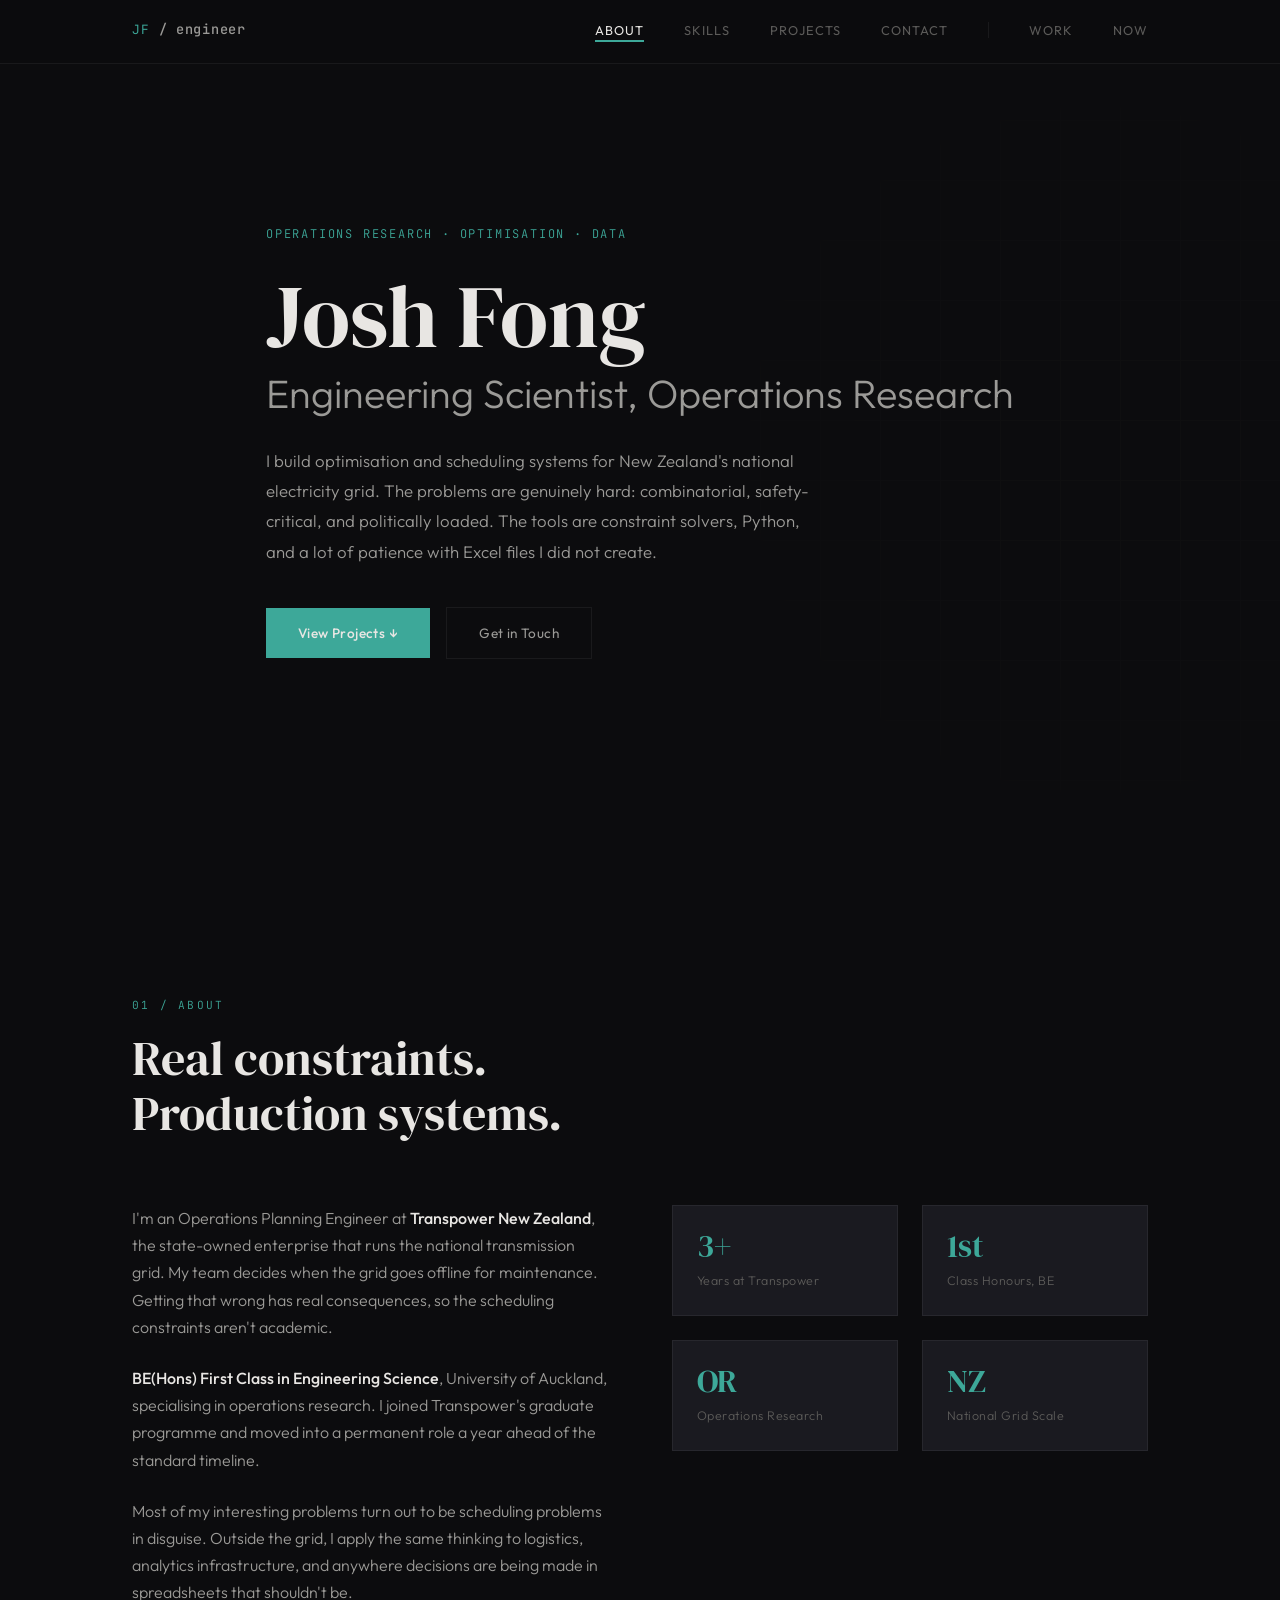
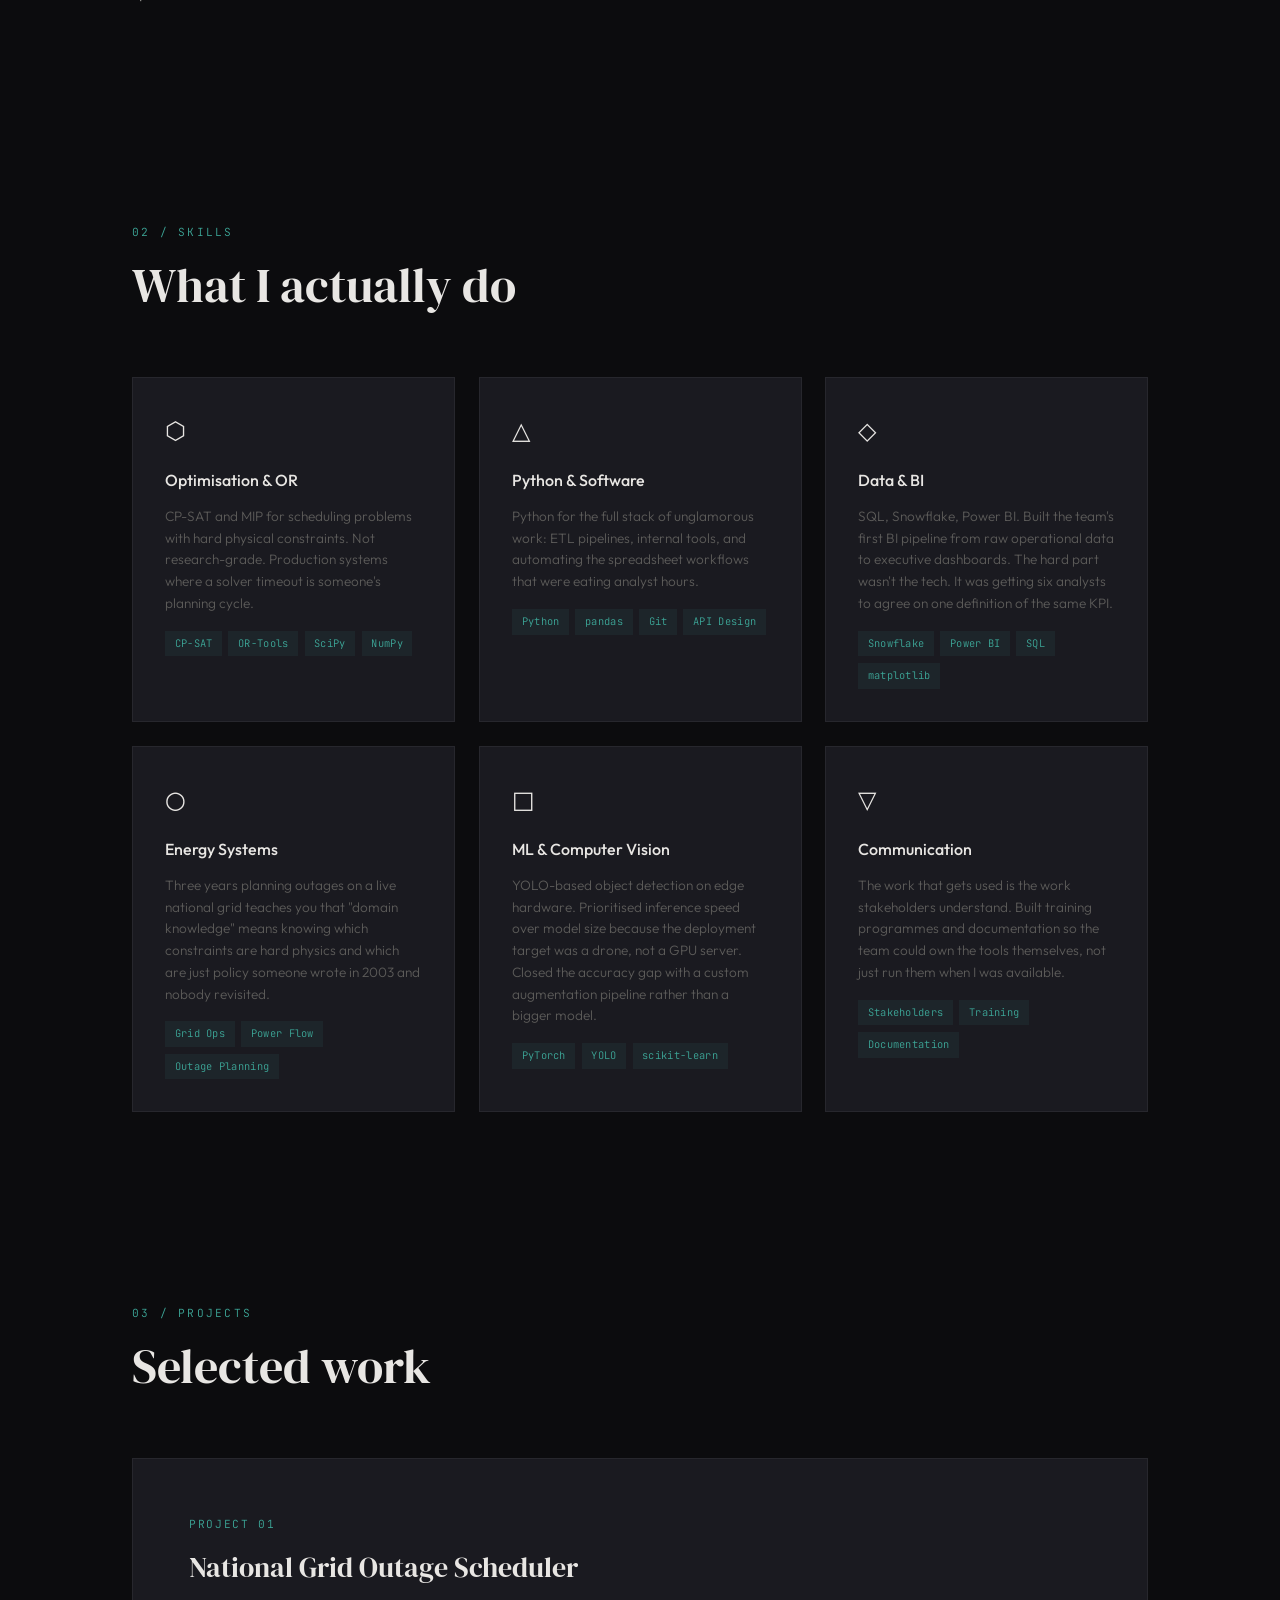
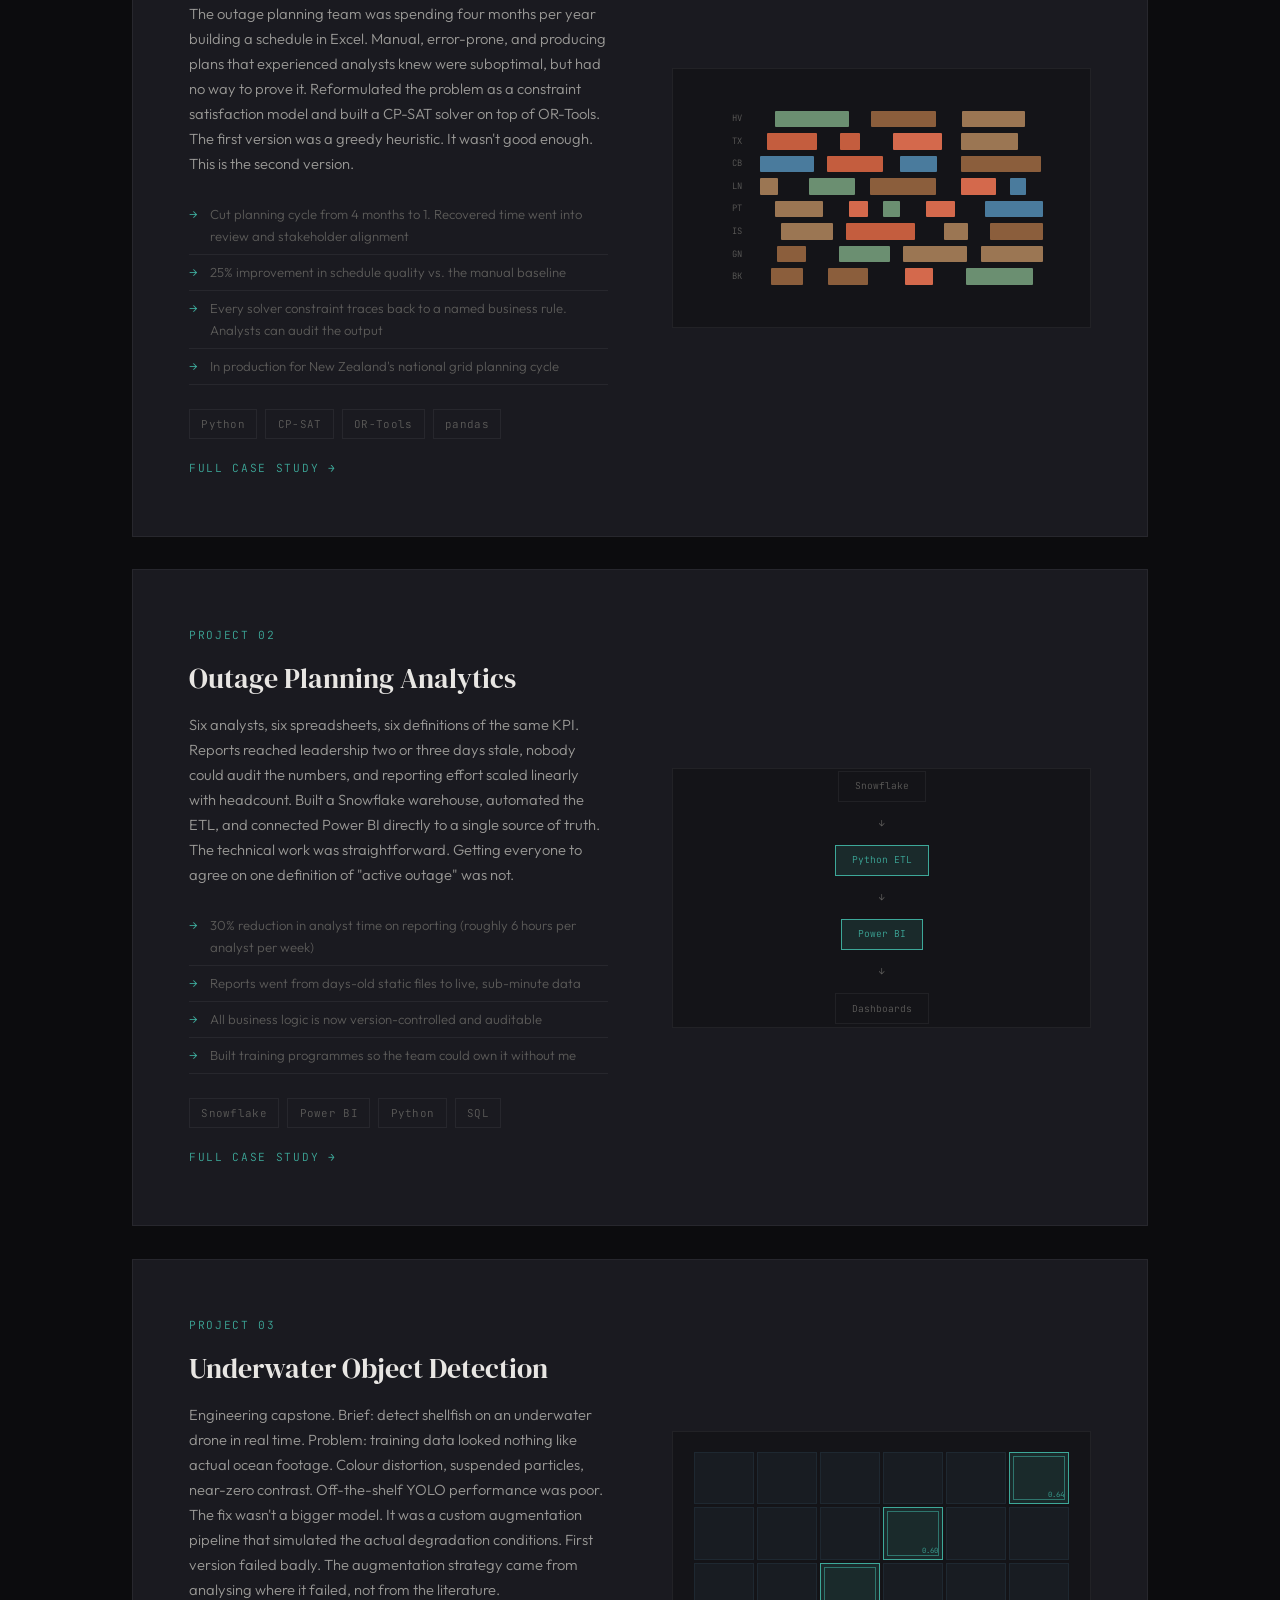
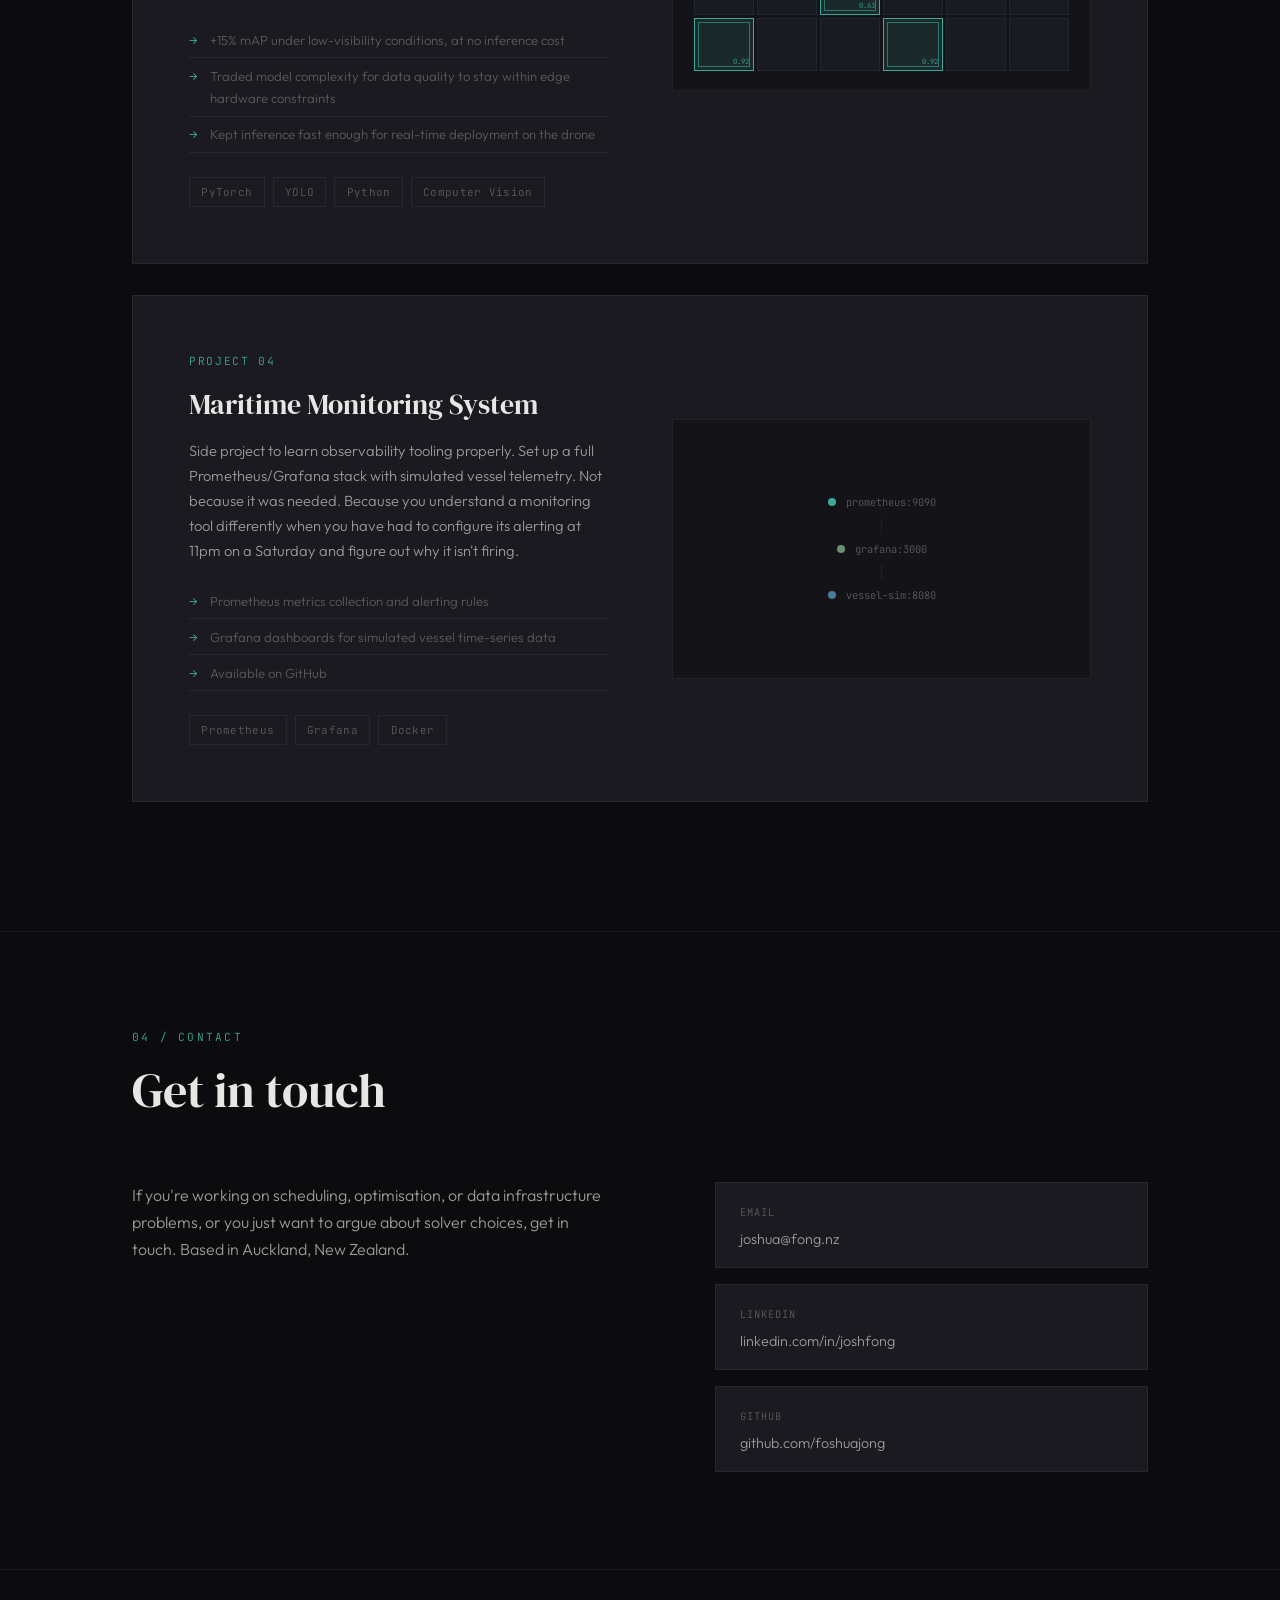
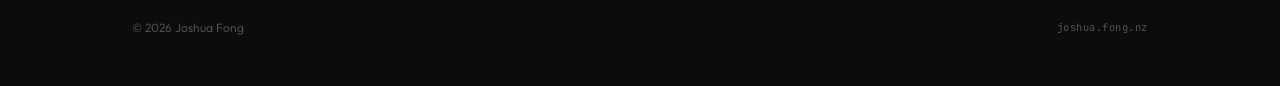
<file: index.html>
<!DOCTYPE html>
<html lang="en">
<head>
  <meta charset="UTF-8">
  <meta name="viewport" content="width=device-width, initial-scale=1.0, viewport-fit=cover">
  <meta name="theme-color" content="#0c0c0e">
  <title>Joshua Fong — Operations Research Engineer</title>
  <meta name="description" content="Operations Research Engineer specialising in mathematical optimisation, scheduling systems, and data analytics for critical infrastructure.">
  <!-- Open Graph -->
  <meta property="og:title" content="Joshua Fong — Operations Research Engineer" />
  <meta property="og:description" content="Operations Research Engineer specialising in optimisation, scheduling systems, and data analytics for critical infrastructure." />
  <meta property="og:image" content="https://joshua.fong.nz/images/preview.jpg?v=5" />
  <meta property="og:url" content="https://joshua.fong.nz/" />
  <meta property="og:type" content="website" />

  <!-- Twitter (used by many apps too) -->
  <meta name="twitter:card" content="summary_large_image">
  <meta name="twitter:title" content="Joshua Fong — Operations Research Engineer">
  <meta name="twitter:description" content="Optimisation, scheduling systems, and data analytics for critical infrastructure.">
  <meta name="twitter:image" content="https://joshua.fong.nz/images/preview.jpg?v=5">

  <link rel="preconnect" href="https://fonts.googleapis.com">
  <link rel="preconnect" href="https://fonts.gstatic.com" crossorigin>
  <link href="https://fonts.googleapis.com/css2?family=DM+Serif+Display&family=Outfit:wght@300;400;500;600&family=JetBrains+Mono:wght@400;500&display=swap" rel="stylesheet">
  <link rel="stylesheet" href="css/variables.css">
  <link rel="stylesheet" href="css/base.css">
  <link rel="stylesheet" href="css/components.css">
  <link rel="stylesheet" href="css/animations.css">
  <style>
    /* --- HERO --- */
    .hero {
      min-height: 100vh;
      display: flex;
      align-items: center;
      position: relative;
      padding-top: 5rem;
    }

    .hero-content { position: relative; z-index: 2; }

    .hero-label {
      font-family: var(--font-mono);
      font-size: 0.75rem;
      color: var(--accent);
      letter-spacing: 0.15em;
      text-transform: uppercase;
      margin-bottom: 1.5rem;
      opacity: 0;
      will-change: opacity, transform;
      animation: fadeUp 0.6s cubic-bezier(0.22, 1, 0.36, 1) forwards 0.2s;
    }

    .hero h1 {
      font-family: var(--font-display);
      font-size: clamp(3rem, 7vw, 5.5rem);
      font-weight: 400;
      line-height: 1.08;
      color: var(--text-primary);
      margin-bottom: 2rem;
      opacity: 0;
      will-change: opacity, transform;
      animation: fadeUp 0.6s cubic-bezier(0.22, 1, 0.36, 1) forwards 0.4s;
    }

    .hero h1 .thin {
      color: var(--text-secondary);
      font-family: var(--font-body);
      font-weight: 300;
      font-size: 0.45em;
      display: block;
      margin-top: 0.5rem;
      text-wrap: balance;
    }

    .hero-text {
      max-width: 560px;
      font-size: 1.05rem;
      color: var(--text-secondary);
      line-height: 1.8;
      margin-bottom: 2.5rem;
      opacity: 0;
      will-change: opacity, transform;
      animation: fadeUp 0.6s cubic-bezier(0.22, 1, 0.36, 1) forwards 0.6s;
    }

    .hero-cta {
      display: flex;
      gap: 1rem;
      align-items: center;
      opacity: 0;
      will-change: opacity, transform;
      animation: fadeUp 0.6s cubic-bezier(0.22, 1, 0.36, 1) forwards 0.8s;
    }

    .hero-grid-bg {
      position: absolute;
      top: 0; right: -10%;
      width: 60%;
      height: 100%;
      opacity: 0.035;
      background-image:
        linear-gradient(var(--text-muted) 1px, transparent 1px),
        linear-gradient(90deg, var(--text-muted) 1px, transparent 1px);
      background-size: 60px 60px;
      mask-image: radial-gradient(ellipse at 60% 50%, black 20%, transparent 70%);
      -webkit-mask-image: radial-gradient(ellipse at 60% 50%, black 20%, transparent 70%);
    }

    /* --- ABOUT --- */
    .about-grid {
      display: grid;
      grid-template-columns: 1fr 1fr;
      gap: 4rem;
      align-items: start;
    }

    .about-text p {
      color: var(--text-secondary);
      margin-bottom: 1.5rem;
      font-size: 1rem;
    }

    .about-text strong {
      color: var(--text-primary);
      font-weight: 500;
    }

    .about-stats {
      display: grid;
      grid-template-columns: 1fr 1fr;
      gap: 1.5rem;
    }

    /* --- SKILLS --- */
    .skills-grid {
      display: grid;
      grid-template-columns: repeat(3, 1fr);
      gap: 1.5rem;
    }

    /* --- PROJECT VISUALS --- */
    .schedule-viz {
      width: 85%;
      height: 80%;
      display: flex;
      flex-direction: column;
      gap: 6px;
      padding: 1rem;
    }

    .schedule-row {
      display: flex;
      gap: 4px;
      flex: 1;
      align-items: center;
    }

    .schedule-row-label {
      font-family: var(--font-mono);
      font-size: 0.55rem;
      color: var(--text-muted);
      width: 28px;
      flex-shrink: 0;
      text-align: right;
      padding-right: 6px;
    }

    .schedule-bar {
      height: 100%;
      border-radius: 1px;
      opacity: 0;
      animation: barAppear 0.4s cubic-bezier(0.22, 1, 0.36, 1) forwards;
    }

    @keyframes barAppear { to { opacity: 1; } }

    .dataflow-viz {
      width: 85%;
      height: 80%;
      display: flex;
      flex-direction: column;
      align-items: center;
      justify-content: center;
      gap: 12px;
    }

    .dataflow-node {
      font-family: var(--font-mono);
      font-size: 0.6rem;
      padding: 0.4rem 1rem;
      border: 1px solid var(--border);
      color: var(--text-muted);
      text-align: center;
      opacity: 0;
      animation: nodeAppear 0.4s cubic-bezier(0.22, 1, 0.36, 1) forwards;
    }

    .dataflow-node.active {
      border-color: var(--accent);
      color: var(--accent);
      background: var(--accent-glow);
    }

    .dataflow-arrow {
      color: var(--text-muted);
      font-size: 0.7rem;
      opacity: 0;
      animation: nodeAppear 0.3s cubic-bezier(0.22, 1, 0.36, 1) forwards;
    }

    @keyframes nodeAppear { to { opacity: 1; } }

    .maritime-viz {
      width: 90%;
      height: 85%;
      position: relative;
      display: flex;
      flex-direction: column;
      align-items: center;
      justify-content: center;
    }

    .maritime-grid {
      display: grid;
      grid-template-columns: repeat(6, 1fr);
      grid-template-rows: repeat(4, 1fr);
      gap: 3px;
      width: 100%;
      height: 100%;
    }

    .maritime-cell {
      background: rgba(74, 123, 157, 0.08);
      border: 1px solid rgba(74, 123, 157, 0.12);
      position: relative;
      opacity: 0;
      animation: nodeAppear 0.3s cubic-bezier(0.22, 1, 0.36, 1) forwards;
    }

    .maritime-cell.detected {
      border-color: var(--accent);
      background: var(--accent-glow);
    }

    .maritime-cell.detected::after {
      content: '';
      position: absolute;
      top: 3px; left: 3px; right: 3px; bottom: 3px;
      border: 1px solid var(--accent);
      opacity: 0.6;
    }

    .maritime-cell .cell-label {
      position: absolute;
      bottom: 2px;
      right: 4px;
      font-family: var(--font-mono);
      font-size: 0.45rem;
      color: var(--text-muted);
      opacity: 0.6;
    }

    .maritime-cell.detected .cell-label {
      color: var(--accent);
      opacity: 1;
    }

    .stack-viz {
      display: flex;
      flex-direction: column;
      align-items: center;
      gap: 10px;
      font-family: var(--font-mono);
      font-size: 0.65rem;
      color: var(--text-muted);
      line-height: 1;
    }

    .stack-node {
      display: flex;
      align-items: center;
      gap: 10px;
      opacity: 0;
      animation: nodeAppear 0.4s cubic-bezier(0.22, 1, 0.36, 1) forwards;
    }

    .stack-dot {
      width: 8px;
      height: 8px;
      border-radius: 50%;
      flex-shrink: 0;
    }

    .stack-line {
      width: 1px;
      height: 16px;
      background: var(--border);
      opacity: 0;
      animation: nodeAppear 0.3s cubic-bezier(0.22, 1, 0.36, 1) forwards;
    }

    /* --- CONTACT --- */
    #contact { border-top: 1px solid var(--border); }

    .contact-content {
      display: grid;
      grid-template-columns: 1.2fr 1fr;
      gap: 4rem;
      align-items: start;
    }

    .contact-text p {
      color: var(--text-secondary);
      font-size: 1rem;
      margin-bottom: 2rem;
      max-width: 480px;
    }

    /* --- RESPONSIVE --- */
    @media (max-width: 900px) {
      .about-grid,
      .contact-content {
        grid-template-columns: 1fr;
        gap: 2.5rem;
      }

      .skills-grid { grid-template-columns: 1fr 1fr; }
    }

    @media (max-width: 640px) {
      .skills-grid { grid-template-columns: 1fr; }
      .about-stats { grid-template-columns: 1fr 1fr; }

      .hero-cta {
        flex-direction: column;
        align-items: flex-start;
      }
    }
    /* --- PROJECT CASE LINK --- */
    .project-case-link {
      display: inline-flex;
      align-items: center;
      gap: 0.5rem;
      margin-top: 1.25rem;
      font-family: var(--font-mono);
      font-size: 0.7rem;
      text-transform: uppercase;
      letter-spacing: 0.15em;
      color: var(--accent);
      text-decoration: none;
      transition: gap 0.2s ease;
    }

    .project-case-link:hover {
      gap: 0.75rem;
    }
  </style>
<link rel="icon" type="image/svg+xml" href="images/favicon.svg">
</head>

<body>
  <div id="grid-spotlight"></div>
  <script>
    (function(){var g=document.getElementById('grid-spotlight');document.addEventListener('mousemove',function(e){g.style.setProperty('--mx',e.clientX+'px');g.style.setProperty('--my',e.clientY+'px');});document.addEventListener('mouseleave',function(){g.style.setProperty('--mx','-999px');g.style.setProperty('--my','-999px');});})();
  </script>

  <!-- NAV -->
  <nav>
    <div class="container">
      <div class="nav-mark"><span><a href="#">JF</a></span> / engineer</div>
      <ul class="nav-links" id="navLinks">
        <li><a href="#about">About</a></li>
        <li><a href="#skills">Skills</a></li>
        <li><a href="#projects">Projects</a></li>
        <li><a href="#contact">Contact</a></li>
        <li class="nav-sep"></li>
        <li><a href="work/">Work</a></li>
        <li><a href="now/">Now</a></li>
      </ul>
      <button class="nav-toggle" id="navToggle" aria-label="Toggle navigation">
        <span></span><span></span><span></span>
      </button>
    </div>
  </nav>

  <!-- HERO -->
  <section class="hero">
    <div class="hero-grid-bg"></div>
    <div class="container">
      <div class="hero-content">
        <div class="hero-label">Operations Research · Optimisation · Data</div>
        <h1>
          Josh Fong
          <span class="thin">Engineering Scientist, Operations Research</span>
        </h1>
        <p class="hero-text">
          I build optimisation and scheduling systems for New Zealand's national electricity grid.
          The problems are genuinely hard: combinatorial, safety-critical, and politically loaded.
          The tools are constraint solvers, Python, and a lot of patience with Excel files I did not create.
        </p>
        <div class="hero-cta">
          <a href="#projects" class="btn-primary">View Projects ↓</a>
          <a href="#contact" class="btn-secondary">Get in Touch</a>
        </div>
      </div>
    </div>
  </section>

  <!-- ABOUT -->
  <section id="about">
    <div class="container">
      <div class="section-header reveal">
        <div class="section-label">01 / About</div>
        <h2 class="section-title">Real constraints.<br>Production systems.</h2>
      </div>
      <div class="about-grid">
        <div class="about-text reveal">
          <p>
            I'm an Operations Planning Engineer at <strong>Transpower New Zealand</strong>,
            the state-owned enterprise that runs the national transmission grid.
            My team decides when the grid goes offline for maintenance. Getting that
            wrong has real consequences, so the scheduling constraints aren't academic.
          </p>
          <p>
            <strong>BE(Hons) First Class in Engineering Science</strong>, University of Auckland,
            specialising in operations research. I joined Transpower's graduate programme and
            moved into a permanent role a year ahead of the standard timeline.
          </p>
          <p>
            Most of my interesting problems turn out to be scheduling problems in disguise.
            Outside the grid, I apply the same thinking to logistics, analytics infrastructure,
            and anywhere decisions are being made in spreadsheets that shouldn't be.
          </p>
        </div>
        <div class="about-stats reveal">
          <div class="stat-card">
            <div class="stat-number">3+</div>
            <div class="stat-label">Years at Transpower</div>
          </div>
          <div class="stat-card">
            <div class="stat-number">1st</div>
            <div class="stat-label">Class Honours, BE</div>
          </div>
          <div class="stat-card">
            <div class="stat-number">OR</div>
            <div class="stat-label">Operations Research</div>
          </div>
          <div class="stat-card">
            <div class="stat-number">NZ</div>
            <div class="stat-label">National Grid Scale</div>
          </div>
        </div>
      </div>
    </div>
  </section>

  <!-- SKILLS -->
  <section id="skills">
    <div class="container">
      <div class="section-header reveal">
        <div class="section-label">02 / Skills</div>
        <h2 class="section-title">What I actually do</h2>
      </div>
      <div class="skills-grid">
        <div class="skill-card reveal">
          <span class="skill-icon">⬡</span>
          <h3>Optimisation & OR</h3>
          <p>CP-SAT and MIP for scheduling problems with hard physical constraints. Not research-grade. Production systems where a solver timeout is someone's planning cycle.</p>
          <div class="skill-tags">
            <span class="skill-tag">CP-SAT</span>
            <span class="skill-tag">OR-Tools</span>
            <span class="skill-tag">SciPy</span>
            <span class="skill-tag">NumPy</span>
          </div>
        </div>
        <div class="skill-card reveal">
          <span class="skill-icon">△</span>
          <h3>Python & Software</h3>
          <p>Python for the full stack of unglamorous work: ETL pipelines, internal tools, and automating the spreadsheet workflows that were eating analyst hours.</p>
          <div class="skill-tags">
            <span class="skill-tag">Python</span>
            <span class="skill-tag">pandas</span>
            <span class="skill-tag">Git</span>
            <span class="skill-tag">API Design</span>
          </div>
        </div>
        <div class="skill-card reveal">
          <span class="skill-icon">◇</span>
          <h3>Data & BI</h3>
          <p>SQL, Snowflake, Power BI. Built the team's first BI pipeline from raw operational data to executive dashboards. The hard part wasn't the tech. It was getting six analysts to agree on one definition of the same KPI.</p>
          <div class="skill-tags">
            <span class="skill-tag">Snowflake</span>
            <span class="skill-tag">Power BI</span>
            <span class="skill-tag">SQL</span>
            <span class="skill-tag">matplotlib</span>
          </div>
        </div>
        <div class="skill-card reveal">
          <span class="skill-icon">○</span>
          <h3>Energy Systems</h3>
          <p>Three years planning outages on a live national grid teaches you that "domain knowledge" means knowing which constraints are hard physics and which are just policy someone wrote in 2003 and nobody revisited.</p>
          <div class="skill-tags">
            <span class="skill-tag">Grid Ops</span>
            <span class="skill-tag">Power Flow</span>
            <span class="skill-tag">Outage Planning</span>
          </div>
        </div>
        <div class="skill-card reveal">
          <span class="skill-icon">□</span>
          <h3>ML & Computer Vision</h3>
          <p>YOLO-based object detection on edge hardware. Prioritised inference speed over model size because the deployment target was a drone, not a GPU server. Closed the accuracy gap with a custom augmentation pipeline rather than a bigger model.</p>
          <div class="skill-tags">
            <span class="skill-tag">PyTorch</span>
            <span class="skill-tag">YOLO</span>
            <span class="skill-tag">scikit-learn</span>
          </div>
        </div>
        <div class="skill-card reveal">
          <span class="skill-icon">▽</span>
          <h3>Communication</h3>
          <p>The work that gets used is the work stakeholders understand. Built training programmes and documentation so the team could own the tools themselves, not just run them when I was available.</p>
          <div class="skill-tags">
            <span class="skill-tag">Stakeholders</span>
            <span class="skill-tag">Training</span>
            <span class="skill-tag">Documentation</span>
          </div>
        </div>
      </div>
    </div>
  </section>

  <!-- PROJECTS -->
  <section id="projects">
    <div class="container">
      <div class="section-header reveal">
        <div class="section-label">03 / Projects</div>
        <h2 class="section-title">Selected work</h2>
      </div>

      <!-- Project 1: CP-SAT Scheduler -->
      <div class="project-card reveal">
        <div class="project-info">
          <div class="project-number">PROJECT 01</div>
          <h3>National Grid Outage Scheduler</h3>
          <p>
            The outage planning team was spending four months per year building a schedule in Excel.
            Manual, error-prone, and producing plans that experienced analysts knew were suboptimal,
            but had no way to prove it. Reformulated the problem as a constraint satisfaction model
            and built a CP-SAT solver on top of OR-Tools. The first version was a greedy heuristic.
            It wasn't good enough. This is the second version.
          </p>
          <ul class="project-detail-list">
            <li>Cut planning cycle from 4 months to 1. Recovered time went into review and stakeholder alignment</li>
            <li>25% improvement in schedule quality vs. the manual baseline</li>
            <li>Every solver constraint traces back to a named business rule. Analysts can audit the output</li>
            <li>In production for New Zealand's national grid planning cycle</li>
          </ul>
          <div class="project-tech">
            <span>Python</span>
            <span>CP-SAT</span>
            <span>OR-Tools</span>
            <span>pandas</span>
          </div>
          <a href="work/#case-01" class="project-case-link">Full case study →</a>
        </div>
        <div class="project-visual">
          <div class="project-visual-inner" id="scheduleViz"></div>
        </div>
      </div>

      <!-- Project 2: BI Reporting -->
      <div class="project-card reveal">
        <div class="project-info">
          <div class="project-number">PROJECT 02</div>
          <h3>Outage Planning Analytics</h3>
          <p>
            Six analysts, six spreadsheets, six definitions of the same KPI.
            Reports reached leadership two or three days stale, nobody could audit the numbers,
            and reporting effort scaled linearly with headcount. Built a Snowflake warehouse,
            automated the ETL, and connected Power BI directly to a single source of truth.
            The technical work was straightforward. Getting everyone to agree on one definition
            of "active outage" was not.
          </p>
          <ul class="project-detail-list">
            <li>30% reduction in analyst time on reporting (roughly 6 hours per analyst per week)</li>
            <li>Reports went from days-old static files to live, sub-minute data</li>
            <li>All business logic is now version-controlled and auditable</li>
            <li>Built training programmes so the team could own it without me</li>
          </ul>
          <div class="project-tech">
            <span>Snowflake</span>
            <span>Power BI</span>
            <span>Python</span>
            <span>SQL</span>
          </div>
          <a href="work/#case-02" class="project-case-link">Full case study →</a>
        </div>
        <div class="project-visual">
          <div class="project-visual-inner" id="dataflowViz"></div>
        </div>
      </div>

      <!-- Project 3: Maritime AI -->
      <div class="project-card reveal">
        <div class="project-info">
          <div class="project-number">PROJECT 03</div>
          <h3>Underwater Object Detection</h3>
          <p>
            Engineering capstone. Brief: detect shellfish on an underwater drone in real time.
            Problem: training data looked nothing like actual ocean footage. Colour distortion,
            suspended particles, near-zero contrast. Off-the-shelf YOLO performance was poor.
            The fix wasn't a bigger model. It was a custom augmentation pipeline that simulated
            the actual degradation conditions. First version failed badly. The augmentation
            strategy came from analysing where it failed, not from the literature.
          </p>
          <ul class="project-detail-list">
            <li>+15% mAP under low-visibility conditions, at no inference cost</li>
            <li>Traded model complexity for data quality to stay within edge hardware constraints</li>
            <li>Kept inference fast enough for real-time deployment on the drone</li>
          </ul>
          <div class="project-tech">
            <span>PyTorch</span>
            <span>YOLO</span>
            <span>Python</span>
            <span>Computer Vision</span>
          </div>
        </div>
        <div class="project-visual">
          <div class="project-visual-inner" id="maritimeViz"></div>
        </div>
      </div>

      <!-- Project 4: Maritime Monitoring -->
      <div class="project-card reveal">
        <div class="project-info">
          <div class="project-number">PROJECT 04</div>
          <h3>Maritime Monitoring System</h3>
          <p>
            Side project to learn observability tooling properly.
            Set up a full Prometheus/Grafana stack with simulated vessel telemetry.
            Not because it was needed. Because you understand a monitoring tool
            differently when you have had to configure its alerting at 11pm on a
            Saturday and figure out why it isn't firing.
          </p>
          <ul class="project-detail-list">
            <li>Prometheus metrics collection and alerting rules</li>
            <li>Grafana dashboards for simulated vessel time-series data</li>
            <li>Available on GitHub</li>
          </ul>
          <div class="project-tech">
            <span>Prometheus</span>
            <span>Grafana</span>
            <span>Docker</span>
          </div>
        </div>
        <div class="project-visual">
          <div class="project-visual-inner" id="stackViz"></div>
        </div>
      </div>
    </div>
  </section>

  <!-- CONTACT -->
  <section id="contact">
    <div class="container">
      <div class="section-header reveal">
        <div class="section-label">04 / Contact</div>
        <h2 class="section-title">Get in touch</h2>
      </div>
      <div class="contact-content">
        <div class="contact-text reveal">
          <p>
            If you're working on scheduling, optimisation, or data infrastructure problems,
            or you just want to argue about solver choices, get in touch.
            Based in Auckland, New Zealand.
          </p>
        </div>
        <ul class="contact-links reveal">
          <li>
            <a href="mailto:joshua@fong.nz">
              <div>
                <span class="link-label">Email</span>
                <span class="link-value">joshua@fong.nz</span>
              </div>
            </a>
          </li>
          <li>
            <a href="https://linkedin.com/in/joshfong" target="_blank" rel="noopener">
              <div>
                <span class="link-label">LinkedIn</span>
                <span class="link-value">linkedin.com/in/joshfong</span>
              </div>
            </a>
          </li>
          <li>
            <a href="https://github.com/foshuajong" target="_blank" rel="noopener">
              <div>
                <span class="link-label">GitHub</span>
                <span class="link-value">github.com/foshuajong</span>
              </div>
            </a>
          </li>
        </ul>
      </div>
    </div>
  </section>

  <!-- FOOTER -->
  <footer>
    <div class="container">
      <p>&copy; 2026 Joshua Fong</p>
      <span class="footer-note">joshua.fong.nz</span>
    </div>
  </footer>

  <script>
    // Mobile nav
    const navToggle = document.getElementById('navToggle');
    const navLinks = document.getElementById('navLinks');
    navToggle.addEventListener('click', () => navLinks.classList.toggle('open'));
    navLinks.querySelectorAll('a').forEach(link => {
      link.addEventListener('click', () => navLinks.classList.remove('open'));
    });

    // Scroll reveal
    const reveals = document.querySelectorAll('.reveal');
    const observer = new IntersectionObserver((entries) => {
      entries.forEach((entry) => {
        if (entry.isIntersecting) {
          entry.target.classList.add('visible');
          observer.unobserve(entry.target);
        }
      });
    }, { threshold: 0.1, rootMargin: '0px 0px -40px 0px' });
    reveals.forEach(el => observer.observe(el));

    // Schedule Gantt visualization
    function buildScheduleViz() {
      const container = document.getElementById('scheduleViz');
      if (!container) return;
      const viz = document.createElement('div');
      viz.className = 'schedule-viz';
      const colors = ['#C45D3E', '#D4694C', '#8B5E3C', '#6B8F71', '#4A7B9D', '#9B7653'];
      const labels = ['HV', 'TX', 'CB', 'LN', 'PT', 'IS', 'GN', 'BK'];
      for (let r = 0; r < 8; r++) {
        const row = document.createElement('div');
        row.className = 'schedule-row';
        const label = document.createElement('span');
        label.className = 'schedule-row-label';
        label.textContent = labels[r];
        row.appendChild(label);
        let pos = 0;
        while (pos < 100) {
          const gap = 2 + Math.random() * 8;
          pos += gap;
          const width = 5 + Math.random() * 20;
          if (pos + width > 100) break;
          const bar = document.createElement('div');
          bar.className = 'schedule-bar';
          bar.style.width = width + '%';
          bar.style.marginLeft = gap + '%';
          bar.style.background = colors[Math.floor(Math.random() * colors.length)];
          bar.style.opacity = (0.4 + Math.random() * 0.6).toFixed(2);
          bar.style.animationDelay = (r * 0.08 + Math.random() * 0.3).toFixed(2) + 's';
          row.appendChild(bar);
          pos += width;
        }
        viz.appendChild(row);
      }
      container.appendChild(viz);
    }

    // Dataflow visualization
    function buildDataflowViz() {
      const container = document.getElementById('dataflowViz');
      if (!container) return;
      const viz = document.createElement('div');
      viz.className = 'dataflow-viz';
      const nodes = [
        { text: 'Snowflake', active: false },
        { text: '↓', arrow: true },
        { text: 'Python ETL', active: true },
        { text: '↓', arrow: true },
        { text: 'Power BI', active: true },
        { text: '↓', arrow: true },
        { text: 'Dashboards', active: false }
      ];
      nodes.forEach((n, i) => {
        const el = document.createElement('div');
        if (n.arrow) {
          el.className = 'dataflow-arrow';
          el.textContent = n.text;
        } else {
          el.className = 'dataflow-node' + (n.active ? ' active' : '');
          el.textContent = n.text;
        }
        el.style.animationDelay = (i * 0.12) + 's';
        viz.appendChild(el);
      });
      container.appendChild(viz);
    }

    // Maritime detection grid
    function buildMaritimeViz() {
      const container = document.getElementById('maritimeViz');
      if (!container) return;
      const viz = document.createElement('div');
      viz.className = 'maritime-viz';
      const grid = document.createElement('div');
      grid.className = 'maritime-grid';
      const detected = [5, 9, 14, 18, 21];
      for (let i = 0; i < 24; i++) {
        const cell = document.createElement('div');
        cell.className = 'maritime-cell' + (detected.includes(i) ? ' detected' : '');
        cell.style.animationDelay = (i * 0.04) + 's';
        if (detected.includes(i)) {
          const label = document.createElement('span');
          label.className = 'cell-label';
          label.textContent = (Math.random() * 0.4 + 0.6).toFixed(2);
          cell.appendChild(label);
        }
        grid.appendChild(cell);
      }
      viz.appendChild(grid);
      container.appendChild(viz);
    }

    // Stack visualization
    function buildStackViz() {
      const container = document.getElementById('stackViz');
      if (!container) return;
      const viz = document.createElement('div');
      viz.className = 'stack-viz';
      const stack = [
        { label: 'prometheus:9090', color: '#3DA899' },
        { label: 'grafana:3000', color: '#6B8F71' },
        { label: 'vessel-sim:8080', color: '#4A7B9D' }
      ];
      stack.forEach((s, i) => {
        if (i > 0) {
          const line = document.createElement('div');
          line.className = 'stack-line';
          line.style.animationDelay = (i * 0.2 - 0.1) + 's';
          viz.appendChild(line);
        }
        const node = document.createElement('div');
        node.className = 'stack-node';
        node.style.animationDelay = (i * 0.2) + 's';
        const dot = document.createElement('span');
        dot.className = 'stack-dot';
        dot.style.background = s.color;
        const text = document.createElement('span');
        text.textContent = s.label;
        node.appendChild(dot);
        node.appendChild(text);
        viz.appendChild(node);
      });
      container.appendChild(viz);
    }

    buildScheduleViz();
    buildDataflowViz();
    buildMaritimeViz();
    buildStackViz();

    // Nav scroll tracking
    (function () {
      const sections = ['about', 'skills', 'projects', 'contact'];
      const navAnchors = {};
      document.querySelectorAll('.nav-links a').forEach(a => {
        const href = a.getAttribute('href');
        if (href && href.startsWith('#') && href.length > 1) {
          navAnchors[href.slice(1)] = a;
        }
      });

      function setActive(id) {
        Object.values(navAnchors).forEach(a => a.classList.remove('nav-active'));
        if (id && navAnchors[id]) navAnchors[id].classList.add('nav-active');
      }

      function update() {
        const offset = 100;
        const atBottom = window.scrollY + window.innerHeight >= document.body.scrollHeight - 20;
        if (atBottom) { setActive(sections[sections.length - 1]); return; }
        const scrollY = window.scrollY + offset;
        let current = sections[0];
        for (const id of sections) {
          const el = document.getElementById(id);
          if (el && el.offsetTop <= scrollY) current = id;
        }
        setActive(current);
      }

      window.addEventListener('scroll', update, { passive: true });
      update();
    })();
  </script>

</body>
</html>
</file>
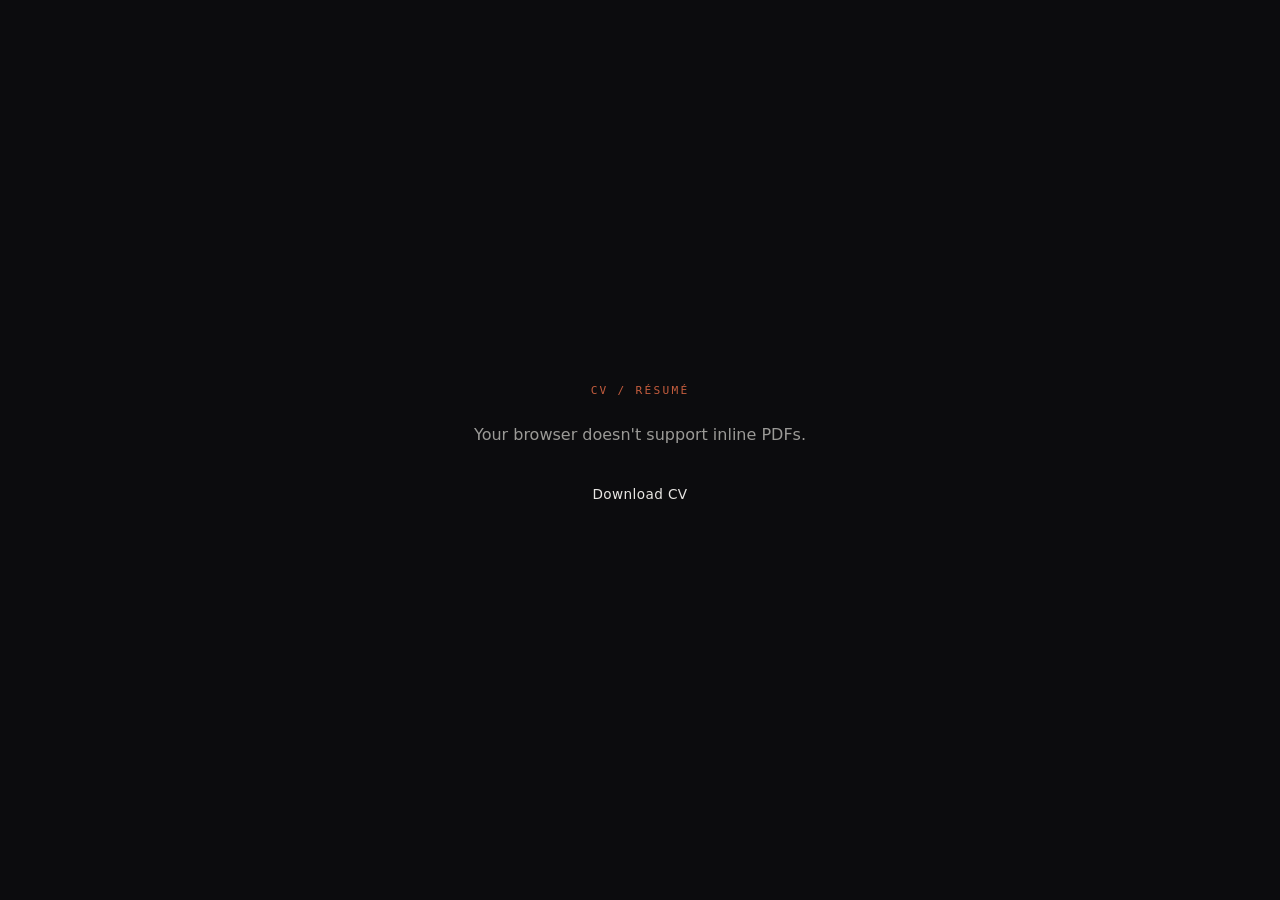
<file: cv/index.html>
<!DOCTYPE html>
<html lang="en">
<head>
  <meta charset="UTF-8">
  <meta name="viewport" content="width=device-width, initial-scale=1.0, viewport-fit=cover">
  <meta name="theme-color" content="#0c0c0e">
  <title>Joshua Fong — CV</title>
  <link rel="icon" type="image/svg+xml" href="../images/favicon.svg">
  <style>
    *, *::before, *::after { box-sizing: border-box; margin: 0; padding: 0; }

    html, body {
      height: 100%;
      background: #0C0C0E;
      color: #E8E6E3;
      -webkit-font-smoothing: antialiased;
      overflow: hidden;
    }

    object {
      display: block;
      width: 100%;
      height: 100%;
    }

    .fallback {
      display: flex;
      flex-direction: column;
      align-items: center;
      justify-content: center;
      height: 100vh;
      gap: 1.5rem;
      padding: 2rem;
      text-align: center;
      font-family: system-ui, sans-serif;
    }

    .fallback .label {
      font-family: monospace;
      font-size: 0.7rem;
      color: #C45D3E;
      letter-spacing: 0.2em;
      text-transform: uppercase;
    }

    .fallback p {
      color: #9B9A97;
      font-size: 1rem;
      line-height: 1.7;
    }

    .fallback a {
      display: inline-block;
      padding: 0.85rem 2rem;
      background: var(--accent);
      color: var(--bg);
      font-size: 0.85rem;
      font-weight: 500;
      letter-spacing: 0.03em;
      text-decoration: none;
      transition: background 0.3s ease, transform 0.3s ease, box-shadow 0.3s ease;
    }

    .fallback a:hover {
      background: var(--accent);
      transform: translateY(-1px);
      box-shadow: 0 8px 30px var(--accent-border-hover);
    }
  </style>
</head>
<body>
  <div id="grid-spotlight"></div>
  <script>
    (function(){var g=document.getElementById('grid-spotlight');document.addEventListener('mousemove',function(e){g.style.setProperty('--mx',e.clientX+'px');g.style.setProperty('--my',e.clientY+'px');});document.addEventListener('mouseleave',function(){g.style.setProperty('--mx','-999px');g.style.setProperty('--my','-999px');});})();
  </script>
  <object data="cv.pdf" type="application/pdf">
    <div class="fallback">
      <span class="label">CV / Résumé</span>
      <p>Your browser doesn't support inline PDFs.</p>
      <a href="cv.pdf" download>Download CV</a>
    </div>
  </object>
</body>
</html>
</file>
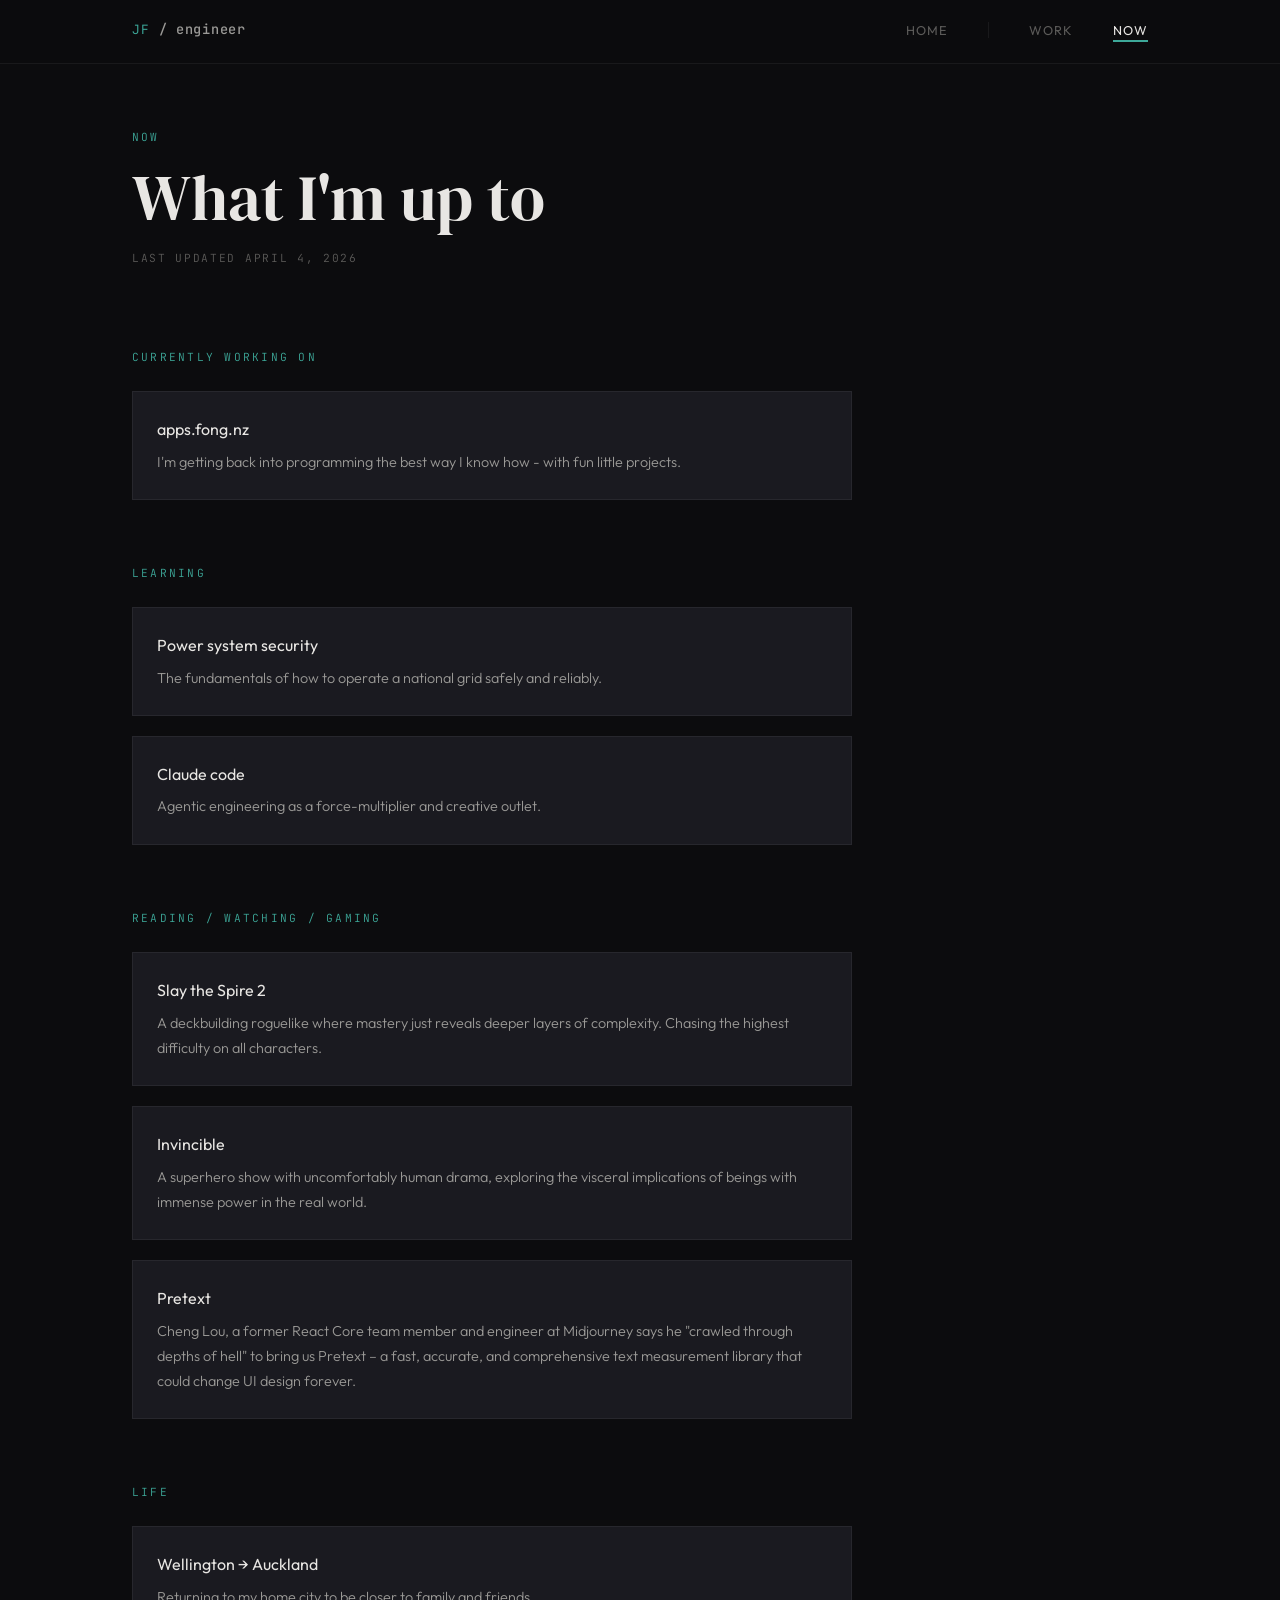
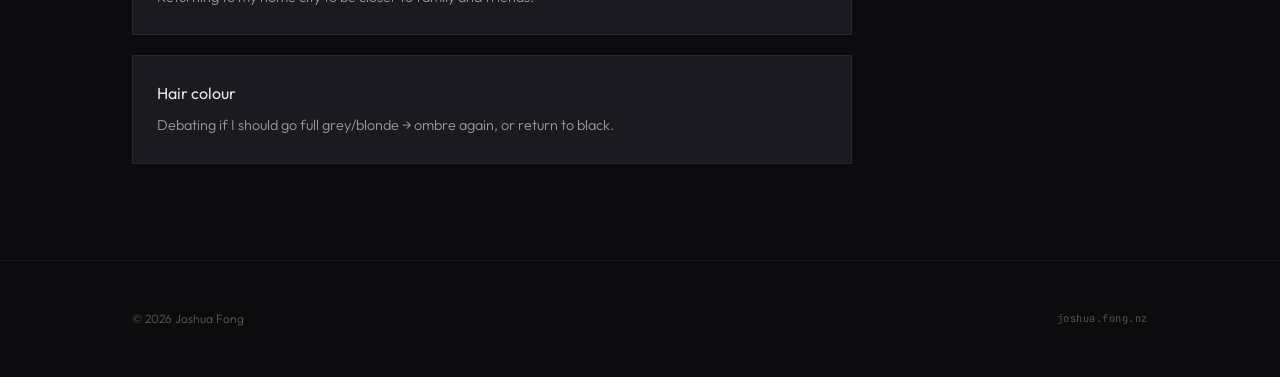
<file: now/index.html>
<!DOCTYPE html>
<html lang="en">
<head>
  <meta charset="UTF-8">
  <meta name="viewport" content="width=device-width, initial-scale=1.0, viewport-fit=cover">
  <meta name="theme-color" content="#0c0c0e">
  <title>Joshua Fong — Now</title>
  <meta name="description" content="What Joshua Fong is currently working on, learning, and thinking about.">
  <link rel="icon" type="image/svg+xml" href="../images/favicon.svg">

  <link rel="preconnect" href="https://fonts.googleapis.com">
  <link rel="preconnect" href="https://fonts.gstatic.com" crossorigin>
  <link href="https://fonts.googleapis.com/css2?family=DM+Serif+Display&family=Outfit:wght@300;400;500;600&family=JetBrains+Mono:wght@400;500&display=swap" rel="stylesheet">
  <link rel="stylesheet" href="../css/variables.css">
  <link rel="stylesheet" href="../css/base.css">
  <link rel="stylesheet" href="../css/components.css">
  <link rel="stylesheet" href="../css/animations.css">

  <style>
    /* --- PAGE HEADER --- */
    .now-header {
      padding: 8rem 0 3rem;
    }

    .now-header h1 {
      font-family: var(--font-display);
      font-size: clamp(2.5rem, 6vw, 4rem);
      color: var(--text-primary);
      font-weight: 400;
      margin: 0.5rem 0 1rem;
      line-height: 1.1;
    }

    .now-updated {
      font-family: var(--font-mono);
      font-size: 0.7rem;
      color: var(--text-muted);
      letter-spacing: 0.15em;
      text-transform: uppercase;
    }

    /* --- CONTENT --- */
    .now-content {
      padding: 2rem 0 6rem;
    }

    .now-blocks {
      display: flex;
      flex-direction: column;
      gap: 4rem;
      max-width: 720px;
    }

    .now-block .section-label {
      margin-bottom: 1.5rem;
    }

    .now-items {
      display: flex;
      flex-direction: column;
      gap: 1.25rem;
    }

    .now-item {
      padding: 1.5rem;
      background: var(--bg-card);
      border: 1px solid var(--border);
      transition: border-color 0.3s ease;
    }

    .now-item:hover {
      border-color: var(--accent-border-hover);
    }

    .now-item-link {
      text-decoration: none;
      color: inherit;
      display: block;
    }

    .now-item-link .now-item {
      cursor: pointer;
    }

    .now-item-title {
      font-family: var(--font-body);
      font-size: 1rem;
      font-weight: 400;
      color: var(--text-primary);
      margin-bottom: 0.4rem;
    }

    .now-item-desc {
      font-family: var(--font-body);
      font-size: 0.9rem;
      font-weight: 300;
      color: var(--text-secondary);
      line-height: 1.75;
    }

    @media (max-width: 640px) {
      .now-header {
        padding: 6rem 0 2rem;
      }
    }
  </style>
</head>
<body>
  <div id="grid-spotlight"></div>
  <script>
    (function(){var g=document.getElementById('grid-spotlight');document.addEventListener('mousemove',function(e){g.style.setProperty('--mx',e.clientX+'px');g.style.setProperty('--my',e.clientY+'px');});document.addEventListener('mouseleave',function(){g.style.setProperty('--mx','-999px');g.style.setProperty('--my','-999px');});})();
  </script>

  <!-- NAV -->
  <nav>
    <div class="container">
      <div class="nav-mark"><span><a href="../">JF</a></span> / engineer</div>
      <ul class="nav-links" id="navLinks">
        <li><a href="/">Home</a></li>
        <li class="nav-sep"></li>
        <li><a href="/work/">Work</a></li>
        <li><a href="/now/" aria-current="page">Now</a></li>
      </ul>
      <button class="nav-toggle" id="navToggle" aria-label="Toggle navigation">
        <span></span><span></span><span></span>
      </button>
    </div>
  </nav>

  <!-- PAGE HEADER -->
  <section class="now-header">
    <div class="container">
      <p class="section-label">Now</p>
      <h1>What I'm up to</h1>
      <p class="now-updated">Last updated <time datetime="2026-03-28">March 2026</time></p>
    </div>
  </section>

  <!-- CONTENT -->
  <section class="now-content">
    <div class="container">
      <div class="now-blocks"></div>
    </div>
  </section>

  <!-- FOOTER -->
  <footer>
    <div class="container">
      <p>&copy; 2026 Joshua Fong</p>
      <span class="footer-note">joshua.fong.nz</span>
    </div>
  </footer>

  <script src="data.js"></script>
  <script>
    // Mobile nav
    const navToggle = document.getElementById('navToggle');
    const navLinks = document.getElementById('navLinks');
    navToggle.addEventListener('click', () => navLinks.classList.toggle('open'));
    navLinks.querySelectorAll('a').forEach(link => {
      link.addEventListener('click', () => navLinks.classList.remove('open'));
    });

    // Render content from data.js
    (function () {
      document.querySelector('time').textContent = NOW_DATA.updated;

      const container = document.querySelector('.now-blocks');
      container.innerHTML = NOW_DATA.sections.map(section => `
        <div class="now-block reveal">
          <p class="section-label">${section.label}</p>
          <div class="now-items">
            ${section.items.map(item => item.link
              ? `<a href="${item.link}" class="now-item-link" target="_blank" rel="noopener noreferrer">
                  <div class="now-item">
                    <h3 class="now-item-title">${item.title}</h3>
                    <p class="now-item-desc">${item.desc}</p>
                  </div>
                </a>`
              : `<div class="now-item">
                  <h3 class="now-item-title">${item.title}</h3>
                  <p class="now-item-desc">${item.desc}</p>
                </div>`
            ).join('')}
          </div>
        </div>
      `).join('');

      // Scroll reveal — must run after content is injected
      const observer = new IntersectionObserver((entries) => {
        entries.forEach(entry => {
          if (entry.isIntersecting) {
            entry.target.classList.add('visible');
            observer.unobserve(entry.target);
          }
        });
      }, { threshold: 0.1, rootMargin: '0px 0px -40px 0px' });
      document.querySelectorAll('.reveal').forEach(el => observer.observe(el));
    })();
  </script>

</body>
</html>
</file>
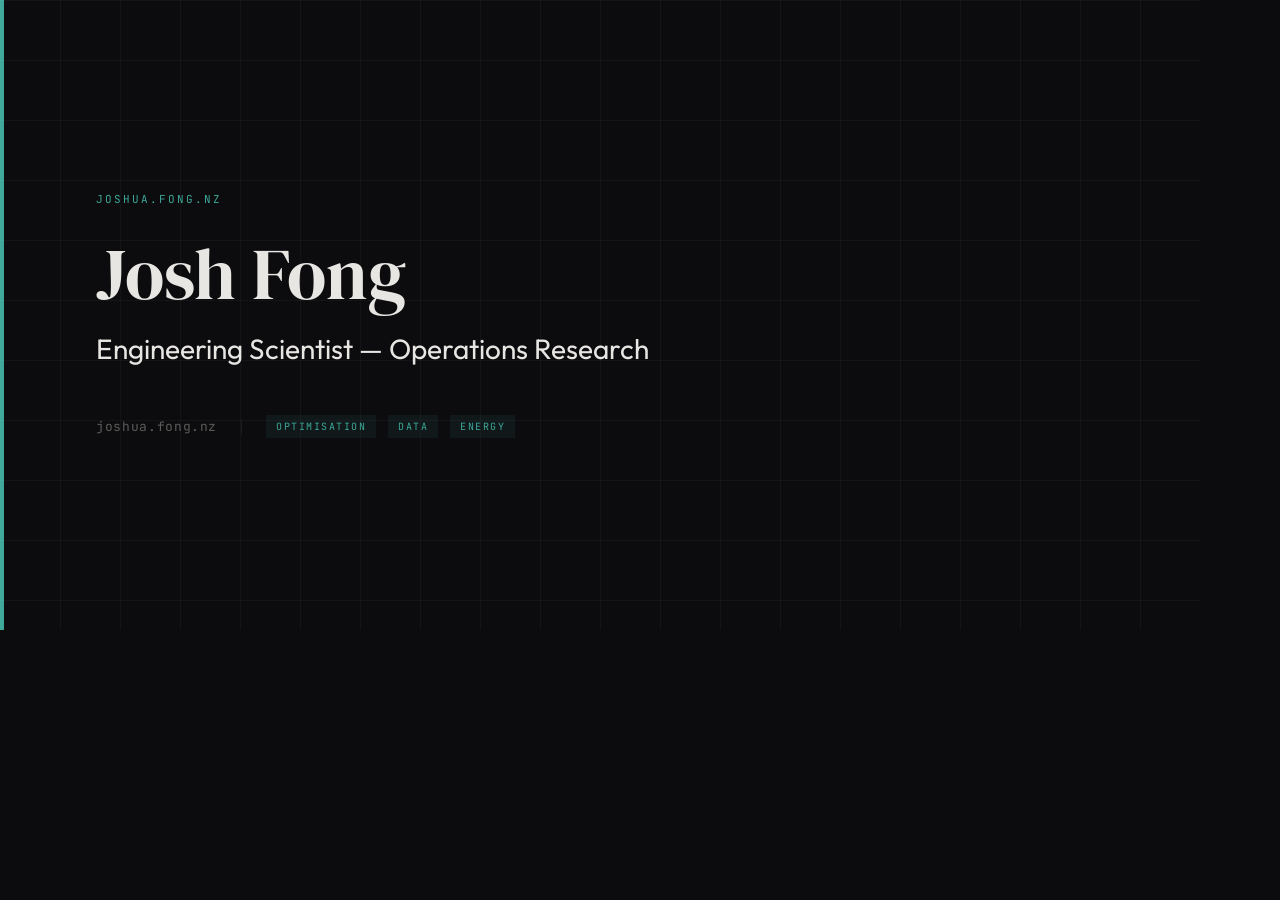
<file: preview-card/index.html>
<!DOCTYPE html>
<html lang="en">
<head>
  <meta charset="UTF-8">
  <meta name="viewport" content="width=1200">
  <title>Preview Card</title>
  <link rel="preconnect" href="https://fonts.googleapis.com">
  <link rel="preconnect" href="https://fonts.gstatic.com" crossorigin>
  <link href="https://fonts.googleapis.com/css2?family=DM+Serif+Display&family=Outfit:wght@300;400&family=JetBrains+Mono:wght@400&display=swap" rel="stylesheet">
  <style>
    * { margin: 0; padding: 0; box-sizing: border-box; }

    body {
      width: 1200px;
      height: 630px;
      background: #0C0C0E;
      font-family: 'Outfit', system-ui, sans-serif;
      overflow: hidden;
      position: relative;
    }

    /* Grid overlay */
    .grid {
      position: absolute;
      inset: 0;
      background-image:
        linear-gradient(rgba(255,255,255,0.03) 1px, transparent 1px),
        linear-gradient(90deg, rgba(255,255,255,0.03) 1px, transparent 1px);
      background-size: 60px 60px;
    }

    .content {
      position: relative;
      z-index: 1;
      padding: 72px 96px;
      height: 100%;
      display: flex;
      flex-direction: column;
      justify-content: center;
    }

    .label {
      font-family: 'JetBrains Mono', monospace;
      font-size: 11px;
      letter-spacing: 0.18em;
      color: #3DA899;
      text-transform: uppercase;
      margin-bottom: 32px;
    }

    h1 {
      font-family: 'DM Serif Display', Georgia, serif;
      font-weight: 400;
      font-size: 72px;
      color: #E8E6E3;
      line-height: 1;
      margin-bottom: 20px;
    }

    .subtitle {
      font-family: 'Outfit', system-ui, sans-serif;
      font-weight: 300;
      font-size: 28px;
      color: #9B9A97;
      line-height: 1.35;
      margin-bottom: 48px;
      max-width: 900px;
    }

    .subtitle strong {
      color: #E8E6E3;
      font-weight: 400;
    }

    .meta {
      display: flex;
      align-items: center;
      gap: 24px;
    }

    .domain {
      font-family: 'JetBrains Mono', monospace;
      font-size: 13px;
      color: #5C5B59;
      letter-spacing: 0.05em;
    }

    .divider {
      width: 1px;
      height: 16px;
      background: rgba(255,255,255,0.06);
    }

    .tags {
      display: flex;
      gap: 12px;
    }

    .tag {
      font-family: 'JetBrains Mono', monospace;
      font-size: 10px;
      letter-spacing: 0.15em;
      text-transform: uppercase;
      color: #3DA899;
      background: rgba(61, 168, 153, 0.08);
      padding: 5px 10px;
    }

    /* Accent line */
    .accent-line {
      position: absolute;
      left: 0;
      top: 0;
      width: 4px;
      height: 100%;
      background: #3DA899;
    }
  </style>
</head>
<body>
  <div class="accent-line"></div>
  <div class="grid"></div>
  <div class="content">
    <div class="label">joshua.fong.nz</div>
    <h1>Josh Fong</h1>
    <div class="subtitle">
      <strong>Engineering Scientist — Operations Research</strong>
    </div>
    <div class="meta">
      <span class="domain">joshua.fong.nz</span>
      <div class="divider"></div>
      <div class="tags">
        <span class="tag">Optimisation</span>
        <span class="tag">Data</span>
        <span class="tag">Energy</span>
      </div>
    </div>
  </div>
</body>
</html>
</file>
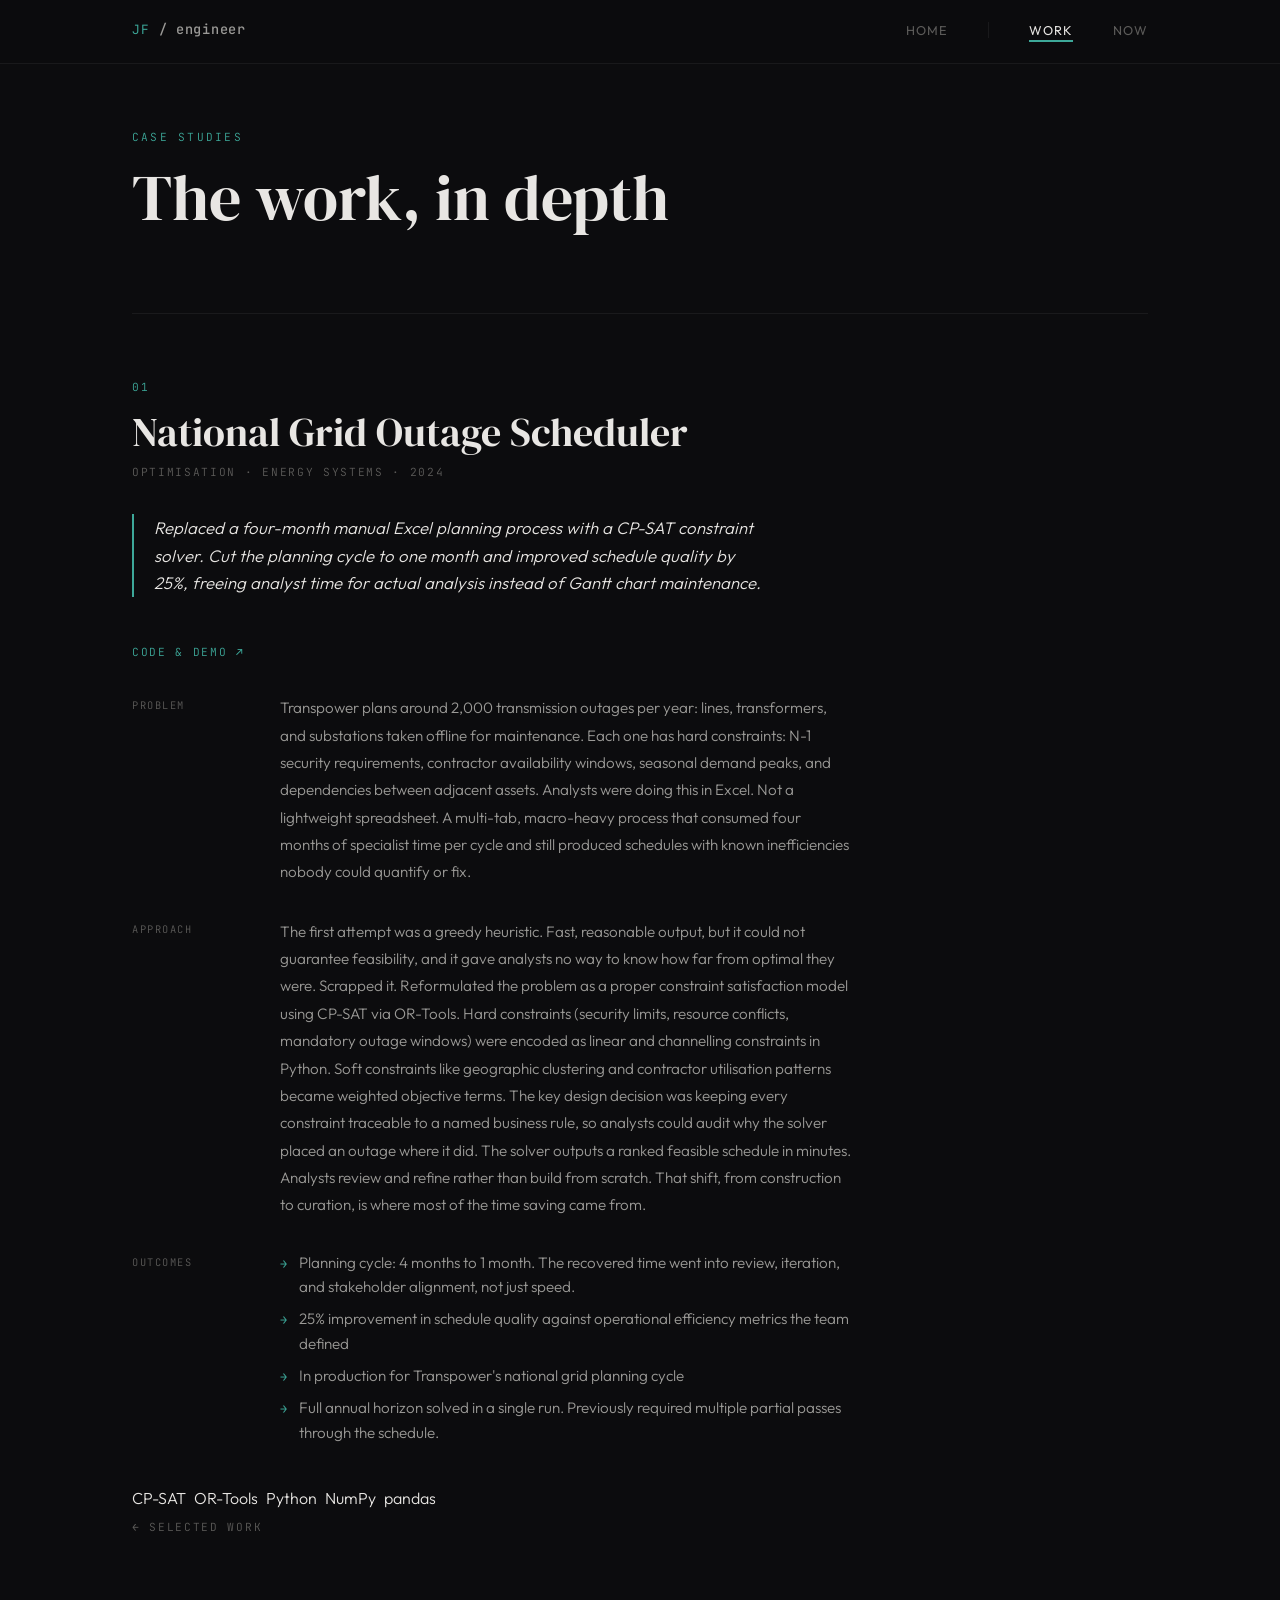
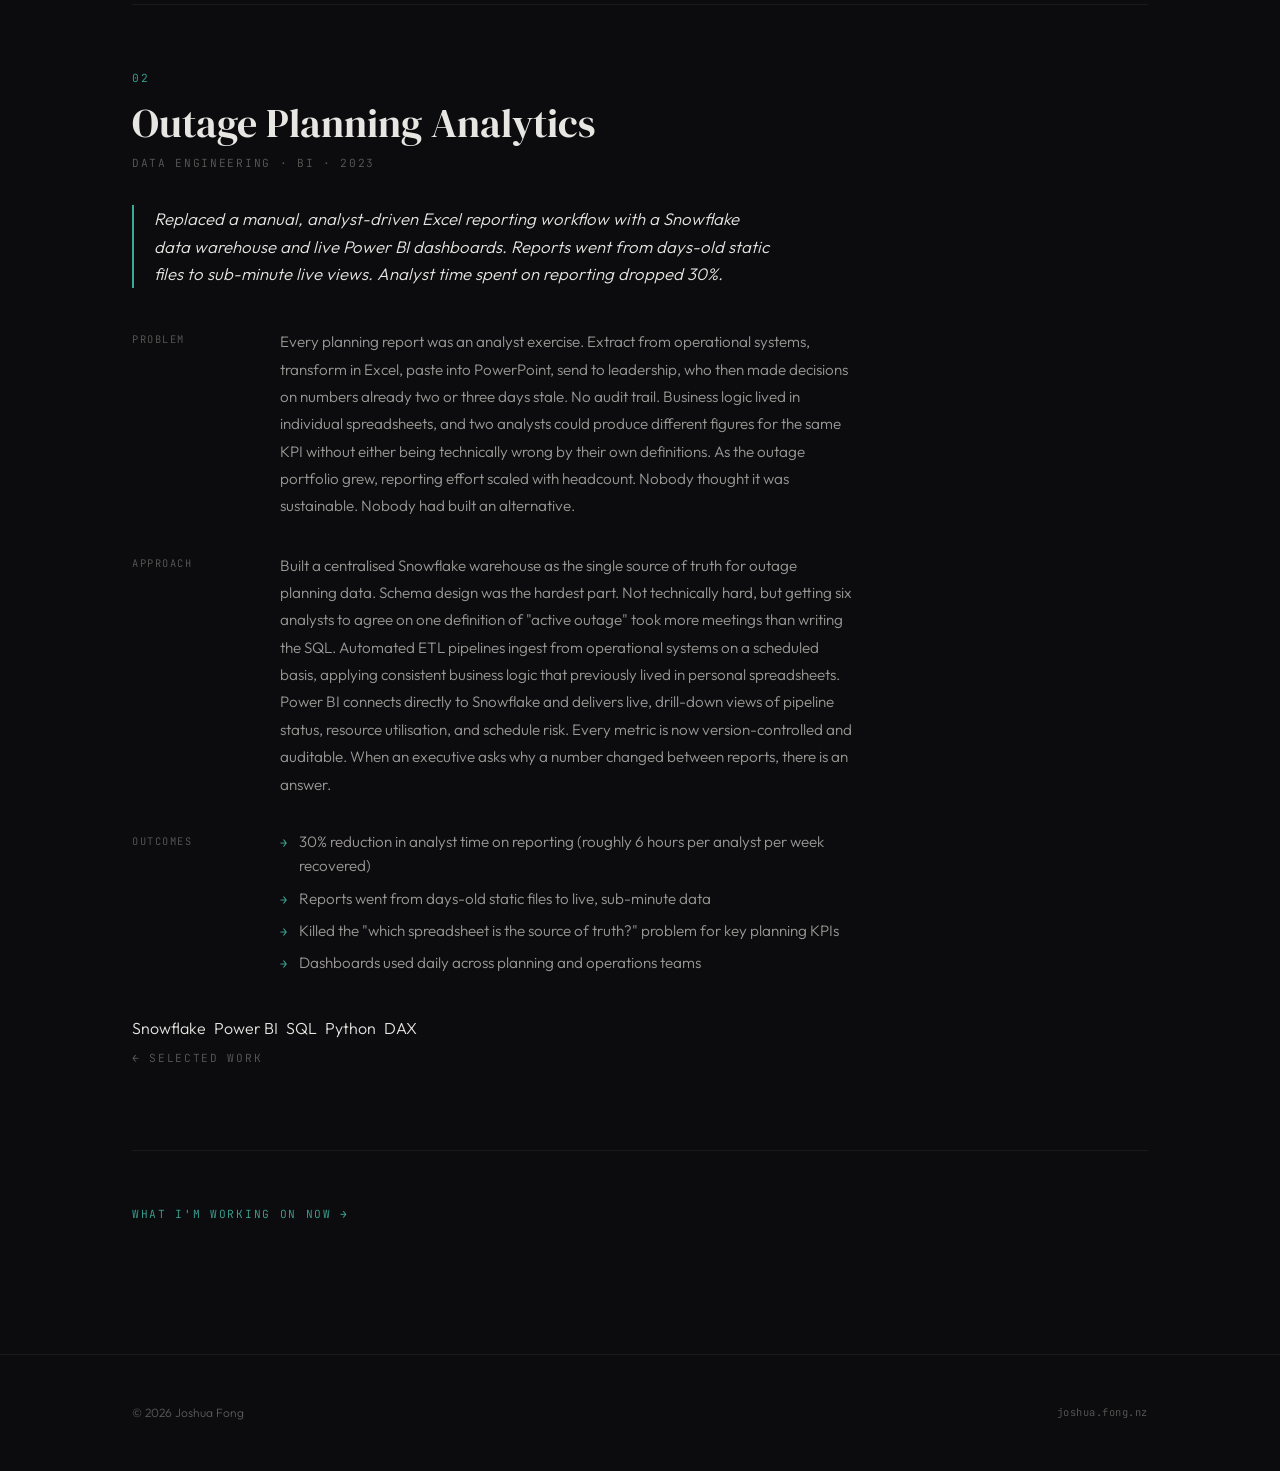
<file: work/index.html>
<!DOCTYPE html>
<html lang="en">
<head>
  <meta charset="UTF-8">
  <meta name="viewport" content="width=device-width, initial-scale=1.0, viewport-fit=cover">
  <meta name="theme-color" content="#0c0c0e">
  <title>Joshua Fong — Work</title>
  <meta name="description" content="Case studies on constraint optimisation and data engineering projects by Joshua Fong.">
  <link rel="icon" type="image/svg+xml" href="../images/favicon.svg">

  <link rel="preconnect" href="https://fonts.googleapis.com">
  <link rel="preconnect" href="https://fonts.gstatic.com" crossorigin>
  <link href="https://fonts.googleapis.com/css2?family=DM+Serif+Display&family=Outfit:wght@300;400;500;600&family=JetBrains+Mono:wght@400;500&display=swap" rel="stylesheet">
  <link rel="stylesheet" href="../css/variables.css">
  <link rel="stylesheet" href="../css/base.css">
  <link rel="stylesheet" href="../css/components.css">
  <link rel="stylesheet" href="../css/animations.css">

  <style>
    /* --- PAGE HEADER --- */
    .work-header {
      padding: 8rem 0 3rem;
    }

    .work-header h1 {
      font-family: var(--font-display);
      font-size: clamp(2.5rem, 6vw, 4rem);
      color: var(--text-primary);
      font-weight: 400;
      margin: 0.5rem 0 0;
      line-height: 1.1;
    }

    /* --- WORK LIST --- */
    .work-list {
      padding: 2rem 0 8rem;
    }

    .work-case {
      border-top: 1px solid var(--border);
      padding: 4rem 0;
    }

    /* --- CASE HEADER --- */
    .case-number {
      font-family: var(--font-mono);
      font-size: 0.7rem;
      text-transform: uppercase;
      letter-spacing: 0.2em;
      color: var(--accent);
      margin-bottom: 0.75rem;
    }

    .case-title {
      font-family: var(--font-display);
      font-size: clamp(1.75rem, 3.5vw, 2.5rem);
      font-weight: 400;
      color: var(--text-primary);
      margin-bottom: 0.5rem;
      line-height: 1.15;
    }

    .case-meta {
      font-family: var(--font-mono);
      font-size: 0.7rem;
      text-transform: uppercase;
      letter-spacing: 0.15em;
      color: var(--text-muted);
      margin-bottom: 2rem;
    }

    /* --- CASE SUMMARY --- */
    .case-summary {
      font-family: var(--font-body);
      font-size: 1.05rem;
      font-weight: 300;
      color: var(--text-primary);
      font-style: italic;
      line-height: 1.65;
      border-left: 2px solid var(--accent);
      padding-left: 1.25rem;
      margin-bottom: 2.5rem;
      max-width: 640px;
    }

    /* --- CASE BODY --- */
    .case-body {
      display: grid;
      grid-template-columns: 100px 1fr;
      column-gap: 3rem;
      row-gap: 2rem;
      margin-bottom: 2.5rem;
      max-width: 720px;
    }

    .case-section-label {
      font-family: var(--font-mono);
      font-size: 0.65rem;
      text-transform: uppercase;
      letter-spacing: 0.15em;
      color: var(--text-muted);
      padding-top: 0.2rem;
    }

    .case-section-content p {
      font-family: var(--font-body);
      font-size: 0.95rem;
      font-weight: 300;
      color: var(--text-secondary);
      line-height: 1.8;
    }

    .case-section-content ul {
      list-style: none;
      display: flex;
      flex-direction: column;
      gap: 0.5rem;
    }

    .case-section-content li {
      font-family: var(--font-body);
      font-size: 0.95rem;
      font-weight: 300;
      color: var(--text-secondary);
      line-height: 1.6;
      display: flex;
      align-items: baseline;
      gap: 0.75rem;
    }

    .case-section-content li::before {
      content: '→';
      color: var(--accent);
      font-family: var(--font-mono);
      font-size: 0.75rem;
      flex-shrink: 0;
    }

    /* --- EXTERNAL LINK --- */
    .case-github {
      display: inline-flex;
      align-items: center;
      gap: 0.5rem;
      margin-bottom: 2rem;
      font-family: var(--font-mono);
      font-size: 0.7rem;
      text-transform: uppercase;
      letter-spacing: 0.15em;
      color: var(--accent);
      text-decoration: none;
      transition: gap 0.2s ease;
    }

    .case-github:hover {
      gap: 0.75rem;
    }

    .case-back {
      display: inline-flex;
      align-items: center;
      gap: 0.5rem;
      font-family: var(--font-mono);
      font-size: 0.7rem;
      text-transform: uppercase;
      letter-spacing: 0.15em;
      color: var(--text-muted);
      text-decoration: none;
      transition: color 0.2s ease, gap 0.2s ease;
    }

    .case-back:hover {
      color: var(--text-secondary);
      gap: 0.75rem;
    }

    /* Forward link to /now */
    .work-forward {
      border-top: 1px solid var(--border);
      padding-top: 3rem;
      margin-top: 1rem;
    }

    .case-forward {
      display: inline-flex;
      align-items: center;
      gap: 0.5rem;
      font-family: var(--font-mono);
      font-size: 0.7rem;
      text-transform: uppercase;
      letter-spacing: 0.15em;
      color: var(--accent);
      text-decoration: none;
      transition: gap 0.2s ease;
    }

    .case-forward:hover {
      gap: 0.75rem;
    }

    /* --- TECH TAGS --- */
    .case-tech {
      display: flex;
      flex-wrap: wrap;
      gap: 0.5rem;
    }

    /* --- RESPONSIVE --- */
    @media (max-width: 900px) {
      .case-body {
        grid-template-columns: 1fr;
        row-gap: 1rem;
      }

      .case-section-label:not(:first-child) {
        margin-top: 1rem;
      }
    }

    @media (max-width: 640px) {
      .work-header {
        padding: 6rem 0 2rem;
      }

      .work-case {
        padding: 2.5rem 0;
      }

      .case-summary {
        font-size: 0.95rem;
      }
    }
  </style>
</head>
<body>
  <div id="grid-spotlight"></div>
  <script>
    (function(){var g=document.getElementById('grid-spotlight');document.addEventListener('mousemove',function(e){g.style.setProperty('--mx',e.clientX+'px');g.style.setProperty('--my',e.clientY+'px');});document.addEventListener('mouseleave',function(){g.style.setProperty('--mx','-999px');g.style.setProperty('--my','-999px');});})();
  </script>

  <!-- NAV -->
  <nav>
    <div class="container">
      <div class="nav-mark"><span><a href="../">JF</a></span> / engineer</div>
      <ul class="nav-links" id="navLinks">
        <li><a href="/">Home</a></li>
        <li class="nav-sep"></li>
        <li><a href="/work/" aria-current="page">Work</a></li>
        <li><a href="/now/">Now</a></li>
      </ul>
      <button class="nav-toggle" id="navToggle" aria-label="Toggle navigation">
        <span></span><span></span><span></span>
      </button>
    </div>
  </nav>

  <!-- PAGE HEADER -->
  <section class="work-header">
    <div class="container">
      <p class="section-label">Case Studies</p>
      <h1>The work, in depth</h1>
    </div>
  </section>

  <!-- WORK LIST -->
  <section class="work-list">
    <div class="container">
      <div class="work-cases"></div>
      <div class="work-forward reveal">
        <a href="/now/" class="case-forward">What I'm working on now →</a>
      </div>
    </div>
  </section>

  <!-- FOOTER -->
  <footer>
    <div class="container">
      <p>&copy; 2026 Joshua Fong</p>
      <span class="footer-note">joshua.fong.nz</span>
    </div>
  </footer>

  <script src="data.js"></script>
  <script>
    // Mobile nav
    const navToggle = document.getElementById('navToggle');
    const navLinks = document.getElementById('navLinks');
    navToggle.addEventListener('click', () => navLinks.classList.toggle('open'));
    navLinks.querySelectorAll('a').forEach(link => {
      link.addEventListener('click', () => navLinks.classList.remove('open'));
    });

    // Render case studies from data.js
    (function () {
      const container = document.querySelector('.work-cases');
      container.innerHTML = WORK_DATA.cases.map(c => `
        <div class="work-case reveal" id="case-${c.number}">
          <p class="case-number">${c.number}</p>
          <h2 class="case-title">${c.title}</h2>
          <p class="case-meta">${c.tag} · ${c.year}</p>
          <p class="case-summary">${c.summary}</p>
          ${c.github ? `<a href="${c.github}" class="case-github" target="_blank" rel="noopener">Code & demo ↗</a>` : ''}
          <div class="case-body">
            <p class="case-section-label">Problem</p>
            <div class="case-section-content"><p>${c.problem}</p></div>
            <p class="case-section-label">Approach</p>
            <div class="case-section-content"><p>${c.approach}</p></div>
            <p class="case-section-label">Outcomes</p>
            <div class="case-section-content">
              <ul>${c.outcomes.map(o => `<li>${o}</li>`).join('')}</ul>
            </div>
          </div>
          <div class="case-tech">
            ${c.tech.map(t => `<span class="tag">${t}</span>`).join('')}
          </div>
          <a href="/#projects" class="case-back">← Selected work</a>
        </div>
      `).join('');

      // Scroll reveal — must run after content is injected
      const observer = new IntersectionObserver((entries) => {
        entries.forEach(entry => {
          if (entry.isIntersecting) {
            entry.target.classList.add('visible');
            observer.unobserve(entry.target);
          }
        });
      }, { threshold: 0.1, rootMargin: '0px 0px -40px 0px' });
      document.querySelectorAll('.reveal').forEach(el => observer.observe(el));
    })();
  </script>

</body>
</html>
</file>
<file: css/variables.css>
:root {
  --bg: #0C0C0E;
  --bg-rgb: 12, 12, 14;
  --bg-elevated: #141418;
  --bg-card: #1A1A20;
  --text-primary: #E8E6E3;
  --text-secondary: #9B9A97;
  --text-muted: #5C5B59;
  --accent: #3DA899;
  --accent-glow: rgba(61, 168, 153, 0.15);
  --accent-border-hover: rgba(61, 168, 153, 0.25);
  --accent-surface: rgba(61, 168, 153, 0.08);
  --border: rgba(255,255,255,0.06);
  --font-display: 'DM Serif Display', Georgia, serif;
  --font-body: 'Outfit', system-ui, sans-serif;
  --font-mono: 'JetBrains Mono', monospace;
}
</file>
<file: css/base.css>
*, *::before, *::after { margin: 0; padding: 0; box-sizing: border-box; }

html {
  background-color: var(--bg);
  scroll-behavior: smooth;
  scrollbar-width: thin;
  scrollbar-color: var(--text-muted) transparent;
}

body {
  font-family: var(--font-body);
  background: var(--bg);
  color: var(--text-primary);
  font-weight: 300;
  line-height: 1.7;
  -webkit-font-smoothing: antialiased;
  overflow-x: hidden;
}

::selection {
  background: var(--accent);
  color: var(--text-primary);
}

#grid-spotlight {
  position: fixed;
  inset: 0;
  pointer-events: none;
  z-index: 9998;
  background-image:
    linear-gradient(rgba(255,255,255,0.05) 1px, transparent 1px),
    linear-gradient(90deg, rgba(255,255,255,0.05) 1px, transparent 1px);
  background-size: 50px 50px;
  -webkit-mask-image: radial-gradient(circle 200px at var(--mx, -999px) var(--my, -999px), black 0%, transparent 100%);
  mask-image: radial-gradient(circle 200px at var(--mx, -999px) var(--my, -999px), black 0%, transparent 100%);
}

body::before {
  content: '';
  position: fixed;
  top: 0; left: 0; width: 100%; height: 100%;
  pointer-events: none;
  z-index: 9999;
}

.container {
  max-width: 1080px;
  margin: 0 auto;
  padding: 0 2rem;
}

section { padding: 6rem 0; }

@media (max-width: 640px) {
  section { padding: 4rem 0; }
  .container { padding: 0 1.25rem; }
}
</file>
<file: css/components.css>
/* --- NAV --- */
nav {
  position: fixed;
  top: 0; left: 0; right: 0;
  z-index: 100;
  padding: 1.25rem 0;
  background: rgba(12, 12, 14, 0.8);
  backdrop-filter: blur(20px);
  -webkit-backdrop-filter: blur(20px);
  border-bottom: 1px solid var(--border);
  padding-top: calc(16px + env(safe-area-inset-top));
}

nav .container {
  display: flex;
  justify-content: space-between;
  align-items: center;
}

.nav-mark {
  font-family: var(--font-mono);
  font-size: 0.85rem;
  font-weight: 500;
  color: var(--text-secondary);
  letter-spacing: 0.05em;
}

.nav-mark span a { color: var(--accent) !important; }

.nav-links {
  display: flex;
  gap: 2.5rem;
  list-style: none;
}

.nav-mark > a { color: inherit; text-decoration: none; }

.nav-links a, .nav-mark span a {
  font-size: 0.8rem;
  font-weight: 400;
  color: var(--text-muted);
  text-decoration: none;
  letter-spacing: 0.08em;
  text-transform: uppercase;
  transition: color 0.25s ease;
}

.nav-links a {
  position: relative;
}

.nav-links a:hover { color: var(--text-primary); }

/* Active nav indicator */
.nav-links a[aria-current="page"],
.nav-links a.nav-active {
  color: var(--text-primary);
}

.nav-links a[aria-current="page"]::after,
.nav-links a.nav-active::after {
  content: '';
  position: absolute;
  bottom: -4px;
  left: 0;
  right: 0;
  height: 2px;
  background: var(--accent);
}

/* Nav separator */
.nav-sep {
  width: 1px;
  height: 1rem;
  background: var(--border);
  align-self: center;
}

.nav-toggle {
  display: none;
  background: none;
  border: none;
  cursor: pointer;
  padding: 0.5rem;
}

.nav-toggle span {
  display: block;
  width: 20px;
  height: 1.5px;
  background: var(--text-secondary);
  margin: 5px 0;
  transition: all 0.3s ease;
}

/* --- BUTTONS --- */
.btn-primary {
  display: inline-flex;
  align-items: center;
  gap: 0.5rem;
  padding: 0.85rem 2rem;
  background: var(--accent);
  color: var(--text-primary);
  text-decoration: none;
  font-family: var(--font-body);
  font-size: 0.85rem;
  font-weight: 500;
  letter-spacing: 0.03em;
  border: none;
  cursor: pointer;
  transition: all 0.3s ease;
}

.btn-primary:hover {
  background: #2d8a7d;
  transform: translateY(-1px);
  box-shadow: 0 8px 30px var(--accent-border-hover);
}

.btn-secondary {
  display: inline-flex;
  align-items: center;
  gap: 0.5rem;
  padding: 0.85rem 2rem;
  background: transparent;
  color: var(--text-secondary);
  text-decoration: none;
  font-size: 0.85rem;
  font-weight: 400;
  letter-spacing: 0.03em;
  border: 1px solid var(--border);
  transition: all 0.3s ease;
}

.btn-secondary:hover {
  border-color: var(--text-muted);
  color: var(--text-primary);
}

/* --- SECTION HEADERS --- */
.section-header { margin-bottom: 4rem; }

.section-label {
  font-family: var(--font-mono);
  font-size: 0.7rem;
  color: var(--accent);
  letter-spacing: 0.2em;
  text-transform: uppercase;
  margin-bottom: 1rem;
}

.section-title {
  font-family: var(--font-display);
  font-size: clamp(2rem, 4vw, 3rem);
  font-weight: 400;
  line-height: 1.15;
}

/* --- STAT CARDS --- */
.stat-card {
  padding: 1.5rem;
  background: var(--bg-card);
  border: 1px solid var(--border);
  transition: border-color 0.3s ease;
}

.stat-card:hover { border-color: var(--accent-border-hover); }

.stat-number {
  font-family: var(--font-display);
  font-size: 2rem;
  color: var(--accent);
  line-height: 1;
  margin-bottom: 0.5rem;
}

.stat-label {
  font-size: 0.78rem;
  color: var(--text-muted);
  letter-spacing: 0.04em;
}

/* --- SKILL CARDS --- */
.skill-card {
  padding: 2rem;
  background: var(--bg-card);
  border: 1px solid var(--border);
  transition: all 0.3s ease;
  position: relative;
  overflow: hidden;
}

.skill-card::before {
  content: '';
  position: absolute;
  top: 0; left: 0;
  width: 100%;
  height: 2px;
  background: var(--accent);
  transform: scaleX(0);
  transform-origin: left;
  transition: transform 0.4s ease;
}

.skill-card:hover::before { transform: scaleX(1); }

.skill-card:hover {
  border-color: var(--accent-border-hover);
  transform: translateY(-2px);
}

.skill-icon {
  font-size: 1.5rem;
  margin-bottom: 1rem;
  display: block;
}

.skill-card h3 {
  font-family: var(--font-body);
  font-size: 1rem;
  font-weight: 500;
  margin-bottom: 0.75rem;
}

.skill-card p {
  font-size: 0.85rem;
  color: var(--text-muted);
  line-height: 1.6;
}

.skill-tags {
  margin-top: 1rem;
  display: flex;
  flex-wrap: wrap;
  gap: 0.4rem;
}

.skill-tag {
  font-family: var(--font-mono);
  font-size: 0.65rem;
  padding: 0.25rem 0.6rem;
  background: var(--accent-surface);
  color: var(--accent);
  letter-spacing: 0.03em;
}

/* --- PROJECT CARDS --- */
.project-card {
  display: grid;
  grid-template-columns: 1fr 1fr;
  gap: 4rem;
  padding: 3.5rem;
  background: var(--bg-card);
  border: 1px solid var(--border);
  margin-bottom: 2rem;
  transition: border-color 0.3s ease;
  align-items: center;
}

.project-card:hover { border-color: var(--accent-border-hover); }

.project-number {
  font-family: var(--font-mono);
  font-size: 0.7rem;
  color: var(--accent);
  letter-spacing: 0.15em;
  margin-bottom: 1rem;
}

.project-card h3 {
  font-family: var(--font-display);
  font-size: 1.75rem;
  font-weight: 400;
  margin-bottom: 1rem;
  line-height: 1.25;
}

.project-card p {
  color: var(--text-secondary);
  font-size: 0.92rem;
  margin-bottom: 1.25rem;
  line-height: 1.7;
}

.project-detail-list {
  list-style: none;
  margin-bottom: 1.5rem;
}

.project-detail-list li {
  font-size: 0.82rem;
  color: var(--text-muted);
  padding: 0.4rem 0;
  border-bottom: 1px solid var(--border);
  display: flex;
  gap: 0.75rem;
}

.project-detail-list li::before {
  content: '→';
  color: var(--accent);
  flex-shrink: 0;
}

.project-tech {
  display: flex;
  flex-wrap: wrap;
  gap: 0.5rem;
}

.project-tech span {
  font-family: var(--font-mono);
  font-size: 0.68rem;
  padding: 0.3rem 0.7rem;
  border: 1px solid var(--border);
  color: var(--text-muted);
  letter-spacing: 0.03em;
}

.project-visual {
  display: flex;
  align-items: center;
  justify-content: center;
  min-height: 280px;
  position: relative;
}

.project-visual-inner {
  width: 100%;
  height: 260px;
  background: var(--bg-elevated);
  border: 1px solid var(--border);
  position: relative;
  overflow: hidden;
  display: flex;
  align-items: center;
  justify-content: center;
}

/* --- CONTACT LINKS --- */
.contact-links {
  list-style: none;
  display: flex;
  flex-direction: column;
  gap: 1rem;
}

.contact-links a {
  display: flex;
  align-items: center;
  gap: 1rem;
  color: var(--text-secondary);
  text-decoration: none;
  font-size: 0.9rem;
  transition: all 0.25s ease;
  padding: 1rem 1.5rem;
  background: var(--bg-card);
  border: 1px solid var(--border);
}

.contact-links a:hover {
  color: var(--text-primary);
  border-color: var(--accent-border-hover);
}

.contact-links .link-label {
  font-family: var(--font-mono);
  font-size: 0.65rem;
  color: var(--text-muted);
  letter-spacing: 0.1em;
  text-transform: uppercase;
}

.contact-links .link-value {
  display: block;
  margin-top: 0.2rem;
}

/* --- FOOTER --- */
footer {
  padding: 3rem 0;
  border-top: 1px solid var(--border);
}

footer .container {
  display: flex;
  justify-content: space-between;
  align-items: center;
}

footer p {
  font-size: 0.75rem;
  color: var(--text-muted);
}

footer .footer-note {
  font-family: var(--font-mono);
  font-size: 0.65rem;
  color: var(--text-muted);
  letter-spacing: 0.05em;
}

/* --- RESPONSIVE --- */
@media (max-width: 900px) {
  .project-card {
    grid-template-columns: 1fr;
    gap: 2.5rem;
    padding: 2rem;
  }

  .project-visual { order: -1; }
}

@media (max-width: 640px) {
  :root {
    --nav-offset: 0;
  }

  /* Collapse top bar — nav becomes a bottom-left FAB anchor */
  nav {
    top: auto;
    bottom: 0;
    left: 0;
    right: auto;
    width: auto;
    padding: 0;
    background: transparent;
    backdrop-filter: none;
    -webkit-backdrop-filter: none;
    border: none;
  }

  nav .container {
    max-width: none;
    margin: 0;
    padding: 0;
    display: flex;
    flex-direction: column;
    align-items: flex-start;
  }

  .nav-mark { display: none; }
  .nav-sep  { display: none; }

  /* Floating burger button */
  .nav-toggle {
    order: 2;
    display: flex;
    flex-direction: column;
    align-items: center;
    justify-content: center;
    width: 52px;
    height: 52px;
    margin: 1.5rem;
    margin-top: 0;
    margin-bottom: calc(1.5rem + env(safe-area-inset-bottom));
    background: rgba(255, 255, 255, 0.08);
    backdrop-filter: blur(20px) saturate(180%);
    -webkit-backdrop-filter: blur(20px) saturate(180%);
    border: 1px solid rgba(255, 255, 255, 0.14);
    border-top: none;
    transition: border-color 0.2s ease, background 0.2s ease;
  }

  .nav-toggle span {
    display: block;
    width: 22px;
    height: 2px;
    margin: 3.5px 0;
    background: rgba(255, 255, 255, 0.85);
    transition: transform 0.25s ease, opacity 0.25s ease;
  }

  /* Hamburger → X when menu is open */
  nav:has(.nav-links.open) .nav-toggle {
    border-color: rgba(255, 255, 255, 0.14);
  }
  nav:has(.nav-links.open) .nav-toggle span:nth-child(1) {
    transform: translateY(9px) rotate(45deg);
  }
  nav:has(.nav-links.open) .nav-toggle span:nth-child(2) {
    opacity: 0;
  }
  nav:has(.nav-links.open) .nav-toggle span:nth-child(3) {
    transform: translateY(-9px) rotate(-45deg);
  }

  /* Links panel — slides up from above the button, visually connected */
  @keyframes navSlideUp {
    from { opacity: 0; transform: translateY(6px); }
    to   { opacity: 1; transform: translateY(0); }
  }

  .nav-links {
    display: none;
    order: 1;
    position: static;
    top: auto;
    flex-direction: column;
    gap: 1rem;
    padding: 1.25rem 1.75rem;
    margin-left: 1.5rem;
    min-width: 10rem;
    background: rgba(12, 12, 14, 0.95);
    backdrop-filter: blur(20px);
    -webkit-backdrop-filter: blur(20px);
    border: 1px solid rgba(255, 255, 255, 0.14);
    border-bottom: none;
  }

  .nav-links.open {
    display: flex;
    animation: navSlideUp 0.2s ease forwards;
  }

  footer .container {
    flex-direction: column;
    gap: 1rem;
    text-align: center;
  }
}
</file>
<file: css/animations.css>
@keyframes fadeUp {
  from { opacity: 0; transform: translateY(20px); }
  to { opacity: 1; transform: translateY(0); }
}

.reveal {
  opacity: 0;
  transform: translateY(30px);
  transition: opacity 0.6s cubic-bezier(0.22, 1, 0.36, 1),
              transform 0.6s cubic-bezier(0.22, 1, 0.36, 1);
  will-change: opacity, transform;
}

.reveal.visible {
  opacity: 1;
  transform: translateY(0);
}
</file>
